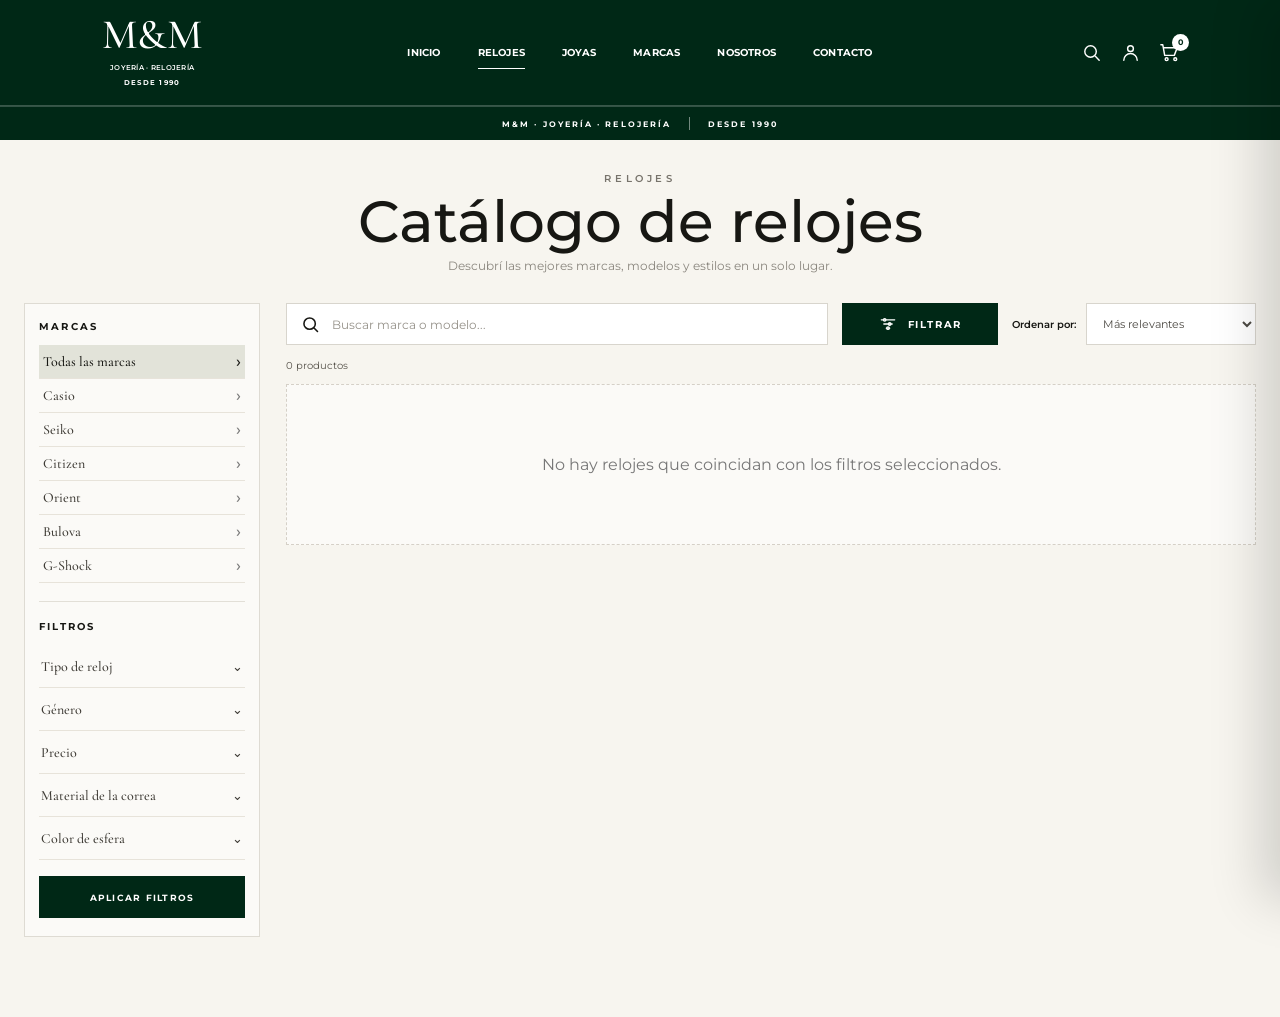
<file: catalogo.html>
<!doctype html><html lang="es"><head><meta charset="utf-8"><meta name="viewport" content="width=device-width,initial-scale=1">
<title>M&M · Catálogo de Relojes</title><meta name="description" content="Catálogo de relojes M&M Joyería · Relojería.">
<link rel="stylesheet" href="style.css">
<link rel="preconnect" href="https://fonts.googleapis.com"><link rel="preconnect" href="https://fonts.gstatic.com" crossorigin>
<link href="https://fonts.googleapis.com/css2?family=Cormorant+Garamond:wght@400;500;600&family=Montserrat:wght@400;500;600;700&display=swap" rel="stylesheet">
<style>
:root{--catalog-green:oklch(0.235 0.072 166);--catalog-green-2:oklch(0.235 0.072 166);--catalog-cream:#f7f5ef;--catalog-ink:#171713;--catalog-muted:#77736b;--catalog-line:#dedbd3}
body{margin:0;background:var(--catalog-cream);color:var(--catalog-ink);font-family:Montserrat,sans-serif}
.catalog-header{height:106px;padding:0 clamp(32px,7.2vw,110px);display:grid;grid-template-columns:150px minmax(0,1fr) 150px;align-items:center;background:var(--catalog-green);color:#fff;box-sizing:border-box;position:relative;z-index:20;border-bottom:1px solid rgba(255,255,255,.22)}
.catalog-header .brand{width:120px;color:#fff;text-decoration:none;display:flex;flex-direction:column;align-items:center}.catalog-header .brand-name{font-family:'Cormorant Garamond',serif;font-size:42px;line-height:.8;font-weight:500}.catalog-header .brand-category{margin-top:12px;font-size:7px;font-weight:600;letter-spacing:.04em}.catalog-header .brand-year{margin-top:6px;font-size:7px;font-weight:700;letter-spacing:.18em}
.catalog-header .desktop-nav{display:flex;justify-content:center;gap:clamp(25px,2.9vw,45px);align-self:center}.catalog-header .desktop-nav a{position:relative;padding-block:14px;color:#fff;text-decoration:none;font-size:9.5px;line-height:1;font-weight:700;letter-spacing:.02em}.catalog-header .desktop-nav a.active:after{content:"";position:absolute;left:0;right:0;bottom:2px;height:1px;background:#fff}
.catalog-header .header-actions{display:flex;justify-content:flex-end;align-items:center;gap:3px}.catalog-header .header-actions button{position:relative;width:36px;height:36px;padding:0;display:inline-flex;align-items:center;justify-content:center;border:0;background:transparent;color:#fff;box-shadow:none;cursor:pointer}.catalog-header .header-actions button:hover{color:#d9e3de}.catalog-header .header-actions svg{width:23px;height:23px;display:block;stroke-width:1.5}.catalog-header .header-actions .cart-action span{position:absolute;right:-1px;top:-1px;min-width:17px;height:17px;display:grid;place-items:center;border-radius:999px;background:#fff;color:var(--catalog-green);font-size:8px;font-weight:700}
.catalog-strip{height:34px;background:var(--catalog-green);color:#fff;border-top:1px solid rgba(255,255,255,.2);display:flex;align-items:center;justify-content:center;gap:18px;font-size:8px;font-weight:700;letter-spacing:.26em}.catalog-strip i{height:13px;width:1px;background:rgba(255,255,255,.45)}
.catalog-main{width:min(1320px,calc(100% - 48px));margin:0 auto;padding:34px 0 80px}.catalog-head{text-align:center;margin:0 auto 28px}.catalog-head .eyebrow{display:block;color:#77736b;font-size:10px;line-height:1;letter-spacing:.36em;font-weight:600}.catalog-head h1{margin:10px 0 8px;font-family:'Cormorant Garamond',serif;font-size:58px;line-height:.95;font-weight:500}.catalog-head p{margin:0;color:#8a867e;font-size:12px;line-height:1.5}
.catalog-layout{display:grid;grid-template-columns:236px minmax(0,1fr);gap:26px;align-items:start}.catalog-sidebar{background:#fbfaf7;border:1px solid var(--catalog-line);padding:16px 14px 18px;position:sticky;top:18px}.side-title{font-size:10px;font-weight:700;letter-spacing:.22em;margin:0 0 12px}.brand-list{display:flex;flex-direction:column}.brand-filter{display:flex;align-items:center;justify-content:space-between;width:100%;min-height:34px;padding:0 4px;border:0;border-bottom:1px solid #e7e3da;background:transparent;color:#3d3a34;font:500 14px 'Cormorant Garamond',serif;text-align:left;cursor:pointer}.brand-filter:after{content:'›';font-family:Montserrat,sans-serif;font-size:16px;color:#777}.brand-filter.active{background:#e2e3d9;color:#171713}.brand-filter.active:after{color:#171713}.side-divider{height:1px;background:#e2dfd7;margin:18px 0}.filter-group{border-bottom:1px solid #e7e3da}.filter-toggle{width:100%;height:42px;padding:0 2px;border:0;background:transparent;display:flex;align-items:center;justify-content:space-between;color:#3d3a34;font:500 14px 'Cormorant Garamond',serif;cursor:pointer}.filter-toggle:after{content:'⌄';font-family:Montserrat,sans-serif;font-size:13px}.filter-control{display:none;padding:0 2px 10px}.filter-control.open{display:block}.filter-control label{display:flex;align-items:center;gap:8px;padding:5px 0;color:#77736b;font-size:9px}.filter-control input{accent-color:var(--catalog-green)}.filter-select{width:100%;height:32px;border:1px solid var(--catalog-line);background:#fff;color:#444;font:10px Montserrat,sans-serif;padding:0 8px}.apply-filters{width:100%;height:42px;margin-top:16px;background:var(--catalog-green);color:#fff;border:0;font:700 9px Montserrat,sans-serif;letter-spacing:.14em;cursor:pointer}.apply-filters:hover{background:var(--catalog-green-2)}
.catalog-content{min-width:0}.catalog-tools{display:grid;grid-template-columns:minmax(0,1fr) 156px minmax(230px,auto);gap:14px;align-items:center;margin-bottom:14px}.catalog-search-wrap{height:42px;background:#fff;border:1px solid #d8d5cd;display:flex;align-items:center;padding:0 13px}.catalog-search-wrap svg{width:21px;height:21px;flex:0 0 auto;color:#171713}.catalog-search{width:100%;height:40px;border:0;outline:0;background:transparent;padding:0 11px;font:12px Montserrat,sans-serif;color:#171713}.catalog-search::placeholder{color:#96928a}.filter-main-btn{height:42px;background:var(--catalog-green);color:#fff;border:0;font:700 10px Montserrat,sans-serif;letter-spacing:.18em;display:flex;align-items:center;justify-content:center;gap:10px;cursor:pointer}.filter-main-btn svg{width:20px;height:20px}.sort-wrap{display:flex;align-items:center;justify-content:flex-end;gap:10px;font-size:10px;font-weight:600;white-space:nowrap}.sort-select{height:42px;width:170px;border:1px solid #d8d5cd;background:#fff;padding:0 12px;font:11px Montserrat,sans-serif;color:#4c4943}.catalog-count{font-size:10px;color:#555149;margin:0 0 12px}.watch-grid{display:grid;grid-template-columns:repeat(4,minmax(0,1fr));gap:14px}.watch-card{background:#fff;border:1px solid #e1ded7;padding:6px 10px 10px;min-width:0;transition:transform .2s ease,box-shadow .2s ease}.watch-card:hover{transform:translateY(-2px);box-shadow:0 12px 28px rgba(23,23,19,.07)}.watch-media{width:100%;aspect-ratio:1/1;background:#f0eee8;display:flex;align-items:center;justify-content:center;overflow:hidden}.watch-media img{width:100%;height:100%;object-fit:cover;display:block}.watch-info{padding:11px 3px 0}.watch-brand{font-size:8px;letter-spacing:.2em;color:#8b877f;text-transform:uppercase}.watch-name{font-family:Montserrat,Arial,sans-serif;font-size:13px;line-height:1.25;margin:6px 0 6px;font-weight:600;letter-spacing:.005em;min-height:33px;overflow-wrap:anywhere}.watch-model{font-size:9px;letter-spacing:.06em;color:#8b877f;min-height:13px}.watch-price{font-size:11px;font-weight:700;margin:6px 0 10px}.watch-btn{display:flex;align-items:center;justify-content:center;text-decoration:none;background:#171713;color:#fff;height:36px;padding:0 10px;font-size:8px;font-weight:700;letter-spacing:.13em}.watch-btn:hover{background:#302f2a}.empty-catalog{text-align:center;padding:70px 20px;color:#777;grid-column:1/-1;border:1px dashed #d5d0c7;background:#fbfaf7}
.mm-cart-overlay{position:fixed;inset:0;background:rgba(18,18,16,.28);opacity:0;pointer-events:none;transition:opacity .25s ease;z-index:99998}.mm-cart-drawer{position:fixed;top:0;right:0;bottom:0;width:min(430px,92vw);height:100vh;margin:0;padding:28px 26px;background:#f7f4ec;color:#171714;transform:translateX(100%);transition:transform .3s ease;z-index:99999;display:flex;flex-direction:column;box-shadow:-18px 0 50px rgba(0,0,0,.16);font-family:Montserrat,Arial,sans-serif}.mm-cart-drawer.open{transform:translateX(0)}body.mm-cart-lock .mm-cart-overlay{opacity:1;pointer-events:auto}.mm-cart-head{display:flex;align-items:center;justify-content:space-between;padding-bottom:20px;border-bottom:1px solid rgba(23,23,20,.16)}.mm-cart-drawer h2{margin:0;font-family:'Cormorant Garamond',serif;font-size:34px;font-weight:500}.mm-cart-close{background:transparent;color:#171714;font-size:30px;line-height:1;width:36px;height:36px;cursor:pointer}.mm-cart-items{overflow:auto;padding:8px 0;flex:1}.mm-cart-empty{font-size:12px;letter-spacing:.08em;text-transform:uppercase;opacity:.6;padding:28px 0}.mm-cart-item{display:flex;gap:14px;padding:16px 0;border-bottom:1px solid rgba(23,23,20,.12)}.mm-cart-item img{width:76px;height:70px;object-fit:cover;background:#e9e2d6;flex:0 0 76px}.mm-cart-item-info{flex:1;min-width:0}.mm-cart-item-info strong{display:block;font-family:'Cormorant Garamond',serif;font-size:21px;font-weight:500}.mm-cart-item-info span{display:block;font-size:10px;letter-spacing:.12em;margin-top:3px;opacity:.65}.mm-cart-qty{display:flex;align-items:center;gap:9px;margin-top:12px}.mm-cart-qty button{background:transparent;border:1px solid rgba(23,23,20,.28);width:28px;height:28px;cursor:pointer}.mm-cart-qty b{font-size:12px;min-width:14px;text-align:center}.mm-cart-qty .mm-cart-remove{border:0;width:auto;margin-left:5px;font-size:10px;text-transform:uppercase;letter-spacing:.08em}.mm-cart-foot{border-top:1px solid rgba(23,23,20,.16);padding-top:18px}.mm-cart-foot>div{display:flex;justify-content:space-between;font-size:11px;letter-spacing:.1em;text-transform:uppercase;margin-bottom:14px}.mm-cart-checkout{width:100%;height:48px;background:#171714;color:#f7f4ec;letter-spacing:.14em;font-size:10px;cursor:pointer}
@media(max-width:1120px){.catalog-layout{grid-template-columns:210px minmax(0,1fr)}.catalog-tools{grid-template-columns:minmax(0,1fr) 130px}.sort-wrap{grid-column:1/-1;justify-content:flex-end}.watch-grid{grid-template-columns:repeat(3,minmax(0,1fr))}}
@media(max-width:780px){.catalog-header{height:78px;padding:0 18px;grid-template-columns:1fr auto}.catalog-header .desktop-nav{display:none}.catalog-header .brand{align-items:flex-start}.catalog-header .brand-name{font-size:30px}.catalog-header .brand-category,.catalog-header .brand-year{font-size:6px}.catalog-header .header-actions button{width:34px;height:34px}.catalog-header .header-actions svg{width:20px;height:20px}.catalog-strip{font-size:7px;letter-spacing:.15em}.catalog-main{width:min(100% - 28px,640px);padding-top:32px}.catalog-head h1{font-size:46px}.catalog-layout{display:block}.catalog-sidebar{position:relative;top:auto;margin-bottom:20px}.catalog-sidebar{display:none}.catalog-sidebar.mobile-open{display:block}.catalog-tools{grid-template-columns:1fr}.sort-wrap{grid-column:auto;justify-content:space-between}.filter-main-btn{display:flex}.watch-grid{grid-template-columns:repeat(2,minmax(0,1fr));gap:12px}}
@media(min-width:781px){.filter-main-btn{display:flex}}
@media(max-width:480px){.catalog-main{width:calc(100% - 20px)}.catalog-head h1{font-size:42px}.catalog-head p{font-size:11px}.watch-grid{grid-template-columns:1fr}.sort-wrap{align-items:flex-start;flex-direction:column}.sort-select{width:100%}}
</style><script src="supabase-public.js"></script><script src="media.js"></script><style>
/* M&M Typography isolation/fix: UI text uses Montserrat; brand marks retain their editorial identity. */
:where(body, button, input, select, textarea, label, p, a, li, small, span, h1, h2, h3, h4, h5, h6) {
  font-family: Montserrat, Arial, sans-serif;
}
/* Preserve intentional M&M brand marks */
.brand-name,
.footer-brand strong,
.story-panel-monogram strong,
.adm-logo strong {
  font-family: "Cormorant Garamond", Georgia, serif;
}
/* Public-site editorial headings were unintentionally inheriting the serif admin style. */
.hero-content h1,
.category-copy h2,
.jewelry-feature-copy h2,
.featured-products-header h2,
.story-panel-copy h2,
.footer-promise,
.catalog-head h1,
.catalog-strip,
.catalog-header,
.pd-title,
.pd-brand,
.pd-model,
.pd-price,
.pd-description,
.pd-btn,
.mm-cart-head h2,
.mm-cart-item-info strong {
  font-family: Montserrat, Arial, sans-serif;
}
/* Admin typography: clean sans hierarchy throughout, matching the professional dashboard UI. */
.admin-main,
.admin-main *:not(.adm-logo):not(.adm-logo *) {
  font-family: Montserrat, Arial, sans-serif;
}
.admin-main h1,
.admin-main h2,
.admin-main h3,
.admin-main h4,
.admin-main h5,
.admin-main h6,
.adm-topbar h1,
.section-head h2,
.adm-card h3,
.login-card h1,
.product-card h3 {
  font-family: Montserrat, Arial, sans-serif !important;
  font-weight: 700 !important;
  letter-spacing: -.015em;
}

</style>

<style id="mm-typography-final-fix">
.mm-cart-head h2,.mm-cart-item-info strong{font-family:Montserrat,Arial,sans-serif!important;font-weight:700!important}
.account-user,.account-btn,.account-admin,.account-email{font-family:Montserrat,Arial,sans-serif!important}
</style>
</head><body>
<header class="catalog-header">
<a href="index.html" class="brand"><span class="brand-name">M&amp;M</span><span class="brand-category">JOYERÍA · RELOJERÍA</span><span class="brand-year">DESDE 1990</span></a>
<nav class="desktop-nav" aria-label="Navegación principal"><a href="index.html">INICIO</a><a class="active" href="catalogo.html">RELOJES</a><a href="index.html#joyas">JOYAS</a><a href="index.html#marcas">MARCAS</a><a href="index.html#nosotros">NOSOTROS</a><a href="index.html#contacto">CONTACTO</a></nav>
<div class="header-actions catalog-actions">
<button id="catalogSearchBtn" aria-label="Buscar"><svg viewBox="0 0 24 24" fill="none" stroke="currentColor" stroke-width="1.6" stroke-linecap="round"><circle cx="11" cy="11" r="6"/><path d="m16 16 4 4"/></svg></button>
<button type="button" onclick="window.location.href='cuenta.html'" aria-label="Mi cuenta"><svg viewBox="0 0 24 24" fill="none" stroke="currentColor" stroke-width="1.6" stroke-linecap="round"><circle cx="12" cy="8" r="3"/><path d="M5 20a7 7 0 0 1 14 0"/></svg></button>
<button id="cartAction" aria-label="Carrito, sin productos" class="cart-action"><svg viewBox="0 0 24 24" fill="none" stroke="currentColor" stroke-width="1.6" stroke-linecap="round" stroke-linejoin="round"><path d="M3 4h2l2 11h10l3-8H6"/><circle cx="9" cy="19" r="1.5"/><circle cx="18" cy="19" r="1.5"/></svg><span>0</span></button>
</div></header>
<div class="catalog-strip"><span>M&amp;M · JOYERÍA · RELOJERÍA</span><i></i><span>DESDE 1990</span></div>
<main class="catalog-main">
<div class="catalog-head"><span class="eyebrow">RELOJES</span><h1>Catálogo de relojes</h1><p>Descubrí las mejores marcas, modelos y estilos en un solo lugar.</p></div>
<div class="catalog-layout">
<aside class="catalog-sidebar" id="catalogSidebar">
<h2 class="side-title">MARCAS</h2><div class="brand-list" id="brandList"><button class="brand-filter active" data-brand="all">Todas las marcas</button><button class="brand-filter" data-brand="CASIO">Casio</button><button class="brand-filter" data-brand="SEIKO">Seiko</button><button class="brand-filter" data-brand="CITIZEN">Citizen</button><button class="brand-filter" data-brand="ORIENT">Orient</button><button class="brand-filter" data-brand="BULOVA">Bulova</button><button class="brand-filter" data-brand="G-SHOCK">G-Shock</button></div>
<div class="side-divider"></div><h2 class="side-title">FILTROS</h2>
<div class="filter-group"><button class="filter-toggle" type="button" data-filter="tipo">Tipo de reloj</button><div class="filter-control" id="filter-tipo"><select class="filter-select" id="typeFilter"><option value="">Todos</option><option>Analógico</option><option>Digital</option><option>Chronograph</option><option>Automático</option></select></div></div>
<div class="filter-group"><button class="filter-toggle" type="button" data-filter="genero">Género</button><div class="filter-control" id="filter-genero"><select class="filter-select" id="genderFilter"><option value="">Todos</option><option>Hombre</option><option>Mujer</option><option>Unisex</option></select></div></div>
<div class="filter-group"><button class="filter-toggle" type="button" data-filter="precio">Precio</button><div class="filter-control" id="filter-precio"><select class="filter-select" id="priceFilter"><option value="">Todos</option><option value="0-150">Hasta USD 150</option><option value="151-300">USD 151–300</option><option value="301-600">USD 301–600</option><option value="601+">Más de USD 600</option></select></div></div>
<div class="filter-group"><button class="filter-toggle" type="button" data-filter="correa">Material de la correa</button><div class="filter-control" id="filter-correa"><select class="filter-select" id="strapFilter"><option value="">Todos</option><option>Acero</option><option>Cuero</option><option>Resina</option><option>Silicona</option></select></div></div>
<div class="filter-group"><button class="filter-toggle" type="button" data-filter="esfera">Color de esfera</button><div class="filter-control" id="filter-esfera"><select class="filter-select" id="dialFilter"><option value="">Todos</option><option>Negra</option><option>Blanca</option><option>Azul</option><option>Verde</option></select></div></div>
<button class="apply-filters" id="applyFilters" type="button">APLICAR FILTROS</button>
</aside>
<section class="catalog-content">
<div class="catalog-tools"><div class="catalog-search-wrap"><svg viewBox="0 0 24 24" fill="none" stroke="currentColor" stroke-width="1.8" stroke-linecap="round"><circle cx="11" cy="11" r="6.5"/><path d="m16 16 4 4"/></svg><input id="catalogSearch" class="catalog-search" autocomplete="off" placeholder="Buscar marca o modelo..."></div><button class="filter-main-btn" id="mobileFilterBtn" type="button"><svg viewBox="0 0 24 24" fill="none" stroke="currentColor" stroke-width="1.6" stroke-linecap="round"><path d="M4 7h16M7 12h10M10 17h4"/><circle cx="8" cy="7" r="1.5"/><circle cx="14" cy="12" r="1.5"/><circle cx="12" cy="17" r="1.5"/></svg>FILTRAR</button><div class="sort-wrap"><span>Ordenar por:</span><select id="sortSelect" class="sort-select"><option value="relevant">Más relevantes</option><option value="priceAsc">Precio menor</option><option value="priceDesc">Precio mayor</option><option value="name">Nombre A–Z</option></select></div></div>
<div class="catalog-count" id="catalogCount">0 productos</div><div id="watchGrid" class="watch-grid" aria-live="polite"></div>
</section></div></main>
<div id="cartRoot"></div>
<script>
const KEY='mm_products_v1', CART='mm_cart_v1', QKEY='mm_quotes_v1';
function esc(v){return String(v??'').replace(/[&<>"']/g,m=>({'&':'&amp;','<':'&lt;','>':'&gt;','"':'&quot;',"'":'&#39;'}[m]))}
const ALLOWED_BRANDS=['CASIO','SEIKO','CITIZEN','ORIENT','BULOVA','G-SHOCK'];
function load(){try{const p=JSON.parse(localStorage.getItem(KEY)||'[]');return Array.isArray(p)?p.filter(x=>x && !['featured-1','featured-2','featured-3','featured-4','featured-5','featured-6','featured-7','featured-8',...Array.from({length:8},(_,i)=>'seed-'+i)].includes(String(x.id))):[]}catch(e){return []}}
function priceNum(p){if(Number(p.usd)>0)return Number(p.usd);if(p.price){const m=String(p.price).replace(/\./g,'').match(/[0-9]+/);return m?Number(m[0]):0}return 0}
let quotes={usd:0,gold:0,silver:0};try{quotes={...quotes,...JSON.parse(localStorage.getItem(QKEY)||'{}')}}catch(e){}
function moneyARS(v){return Number(v||0).toLocaleString('es-AR',{style:'currency',currency:'ARS',maximumFractionDigits:0})}
function publicPrice(p){if(p.pricing==='gold')return Number(p.gold||0)*Number(quotes.gold||0)+Number(p.workmanship||0);if(p.pricing==='silver')return Number(p.silver||0)*Number(quotes.silver||0)+Number(p.workmanship||0);return Number(p.usd||0)*Number(quotes.usd||0)}
function price(p){const n=publicPrice(p);if(n>0)return moneyARS(n);if(/^\s*\$/.test(String(p.price||'')))return p.price;return 'Consultar'}
async function imageFor(p){const src=String(p.image||'');if(src.startsWith('idb://'))return await MMMedia.resolve(src)||'assets/featured-new-01.jpg';if(src.startsWith('data:image/')||src.startsWith('http')||src.startsWith('assets/'))return src;const s=((p.name||'')+' '+(p.model||'')).toLowerCase();if(/baby-?g|ba-111/.test(s))return 'assets/featured-new-07.jpg';if(/g-?shock/.test(s))return 'assets/featured-new-02.jpg';if(/classic/.test(s))return 'assets/featured-new-02.jpg';if(/edifice/.test(s))return 'assets/featured-new-01.jpg';return 'assets/featured-new-01.jpg'}
let selectedBrand='all', appliedFilters={type:'',gender:'',price:'',strap:'',dial:''};
function matchesFilter(p){const s=[p.name,p.model,p.description,p.type,p.gender,p.strap,p.band,p.dialColor,p.color].join(' ').toLowerCase();if(appliedFilters.type&&!s.includes(appliedFilters.type.toLowerCase()))return false;if(appliedFilters.gender&&!s.includes(appliedFilters.gender.toLowerCase()))return false;if(appliedFilters.strap&&!s.includes(appliedFilters.strap.toLowerCase()))return false;if(appliedFilters.dial&&!s.includes(appliedFilters.dial.toLowerCase()))return false;if(appliedFilters.price){const n=priceNum(p);if(appliedFilters.price==='0-150'&&(n<1||n>150))return false;if(appliedFilters.price==='151-300'&&(n<151||n>300))return false;if(appliedFilters.price==='301-600'&&(n<301||n>600))return false;if(appliedFilters.price==='601+'&&n<601)return false}return true}
async function render(){const q=document.getElementById('catalogSearch').value.toLowerCase().trim();let ps=load().filter(p=>p.published!==false&&!/^joyas?$/i.test(String(p.category||'').trim()));if(selectedBrand!=='all')ps=ps.filter(p=>String(p.brand||'').toUpperCase()===selectedBrand);ps=ps.filter(p=>!q||[p.name,p.brand,p.description,p.model].join(' ').toLowerCase().includes(q));ps=ps.filter(matchesFilter);const sort=document.getElementById('sortSelect').value;if(sort==='priceAsc')ps.sort((a,b)=>priceNum(a)-priceNum(b));if(sort==='priceDesc')ps.sort((a,b)=>priceNum(b)-priceNum(a));if(sort==='name')ps.sort((a,b)=>String(a.name||'').localeCompare(String(b.name||''),'es'));document.getElementById('catalogCount').textContent=ps.length+' '+(ps.length===1?'producto':'productos');const g=document.getElementById('watchGrid');const rows=await Promise.all(ps.map(async p=>({p,src:await imageFor(p)})));g.innerHTML=rows.length?rows.map(({p,src})=>`<article class="watch-card"><div class="watch-media"><img src="${esc(src)}" alt="${esc(p.name||'Reloj')}" onerror="this.onerror=null;this.src='assets/featured-new-01.jpg'"></div><div class="watch-info"><div class="watch-brand">${esc(p.brand||'M&amp;M')}</div><h2 class="watch-name">${esc(p.name||'Sin nombre')}</h2>${p.model?`<div class="watch-model">${esc(p.model)}</div>`:''}<div class="watch-price">${esc(price(p))}</div><a class="watch-btn" href="producto.html?id=${encodeURIComponent(p.id||'')}">VER PRODUCTO</a></div></article>`).join(''):'<div class="empty-catalog">No hay relojes que coincidan con los filtros seleccionados.</div>'}

document.querySelectorAll('.brand-filter').forEach(btn=>btn.addEventListener('click',()=>{document.querySelectorAll('.brand-filter').forEach(b=>b.classList.remove('active'));btn.classList.add('active');selectedBrand=btn.dataset.brand;render()}));
document.getElementById('catalogSearch').addEventListener('input',render);document.getElementById('sortSelect').addEventListener('change',render);document.getElementById('catalogSearchBtn').addEventListener('click',()=>{document.getElementById('catalogSearch').focus();document.getElementById('catalogSearch').scrollIntoView({behavior:'smooth',block:'center'})});
document.querySelectorAll('.filter-toggle').forEach(btn=>btn.addEventListener('click',()=>document.getElementById('filter-'+btn.dataset.filter).classList.toggle('open')));
document.getElementById('applyFilters').addEventListener('click',()=>{appliedFilters={type:document.getElementById('typeFilter').value,gender:document.getElementById('genderFilter').value,price:document.getElementById('priceFilter').value,strap:document.getElementById('strapFilter').value,dial:document.getElementById('dialFilter').value};render();document.getElementById('catalogSidebar').classList.remove('mobile-open')});
document.getElementById('mobileFilterBtn').addEventListener('click',()=>document.getElementById('catalogSidebar').classList.toggle('mobile-open'));
let cart=[];try{cart=JSON.parse(localStorage.getItem(CART)||'[]')}catch(e){cart=[]}const cartRoot=document.getElementById('cartRoot');cartRoot.innerHTML=`<div class="mm-cart-overlay" data-close></div><aside class="mm-cart-drawer" aria-label="Carrito de compras"><div class="mm-cart-head"><h2>Tu carrito</h2><button type="button" class="mm-cart-close">×</button></div><div class="mm-cart-items"></div><div class="mm-cart-empty">Tu carrito está vacío.</div><div class="mm-cart-foot"><div><span>Productos</span><strong class="mm-cart-count">0</strong></div><button type="button" class="mm-cart-checkout">CONTINUAR</button></div></aside>`;const drawer=cartRoot.querySelector('.mm-cart-drawer'),items=cartRoot.querySelector('.mm-cart-items'),empty=cartRoot.querySelector('.mm-cart-empty');function saveCart(){localStorage.setItem(CART,JSON.stringify(cart))}function renderCart(){const n=cart.reduce((s,p)=>s+(Number(p.qty)||0),0);document.getElementById('cartAction').querySelector('span').textContent=n;document.getElementById('cartAction').setAttribute('aria-label',`Carrito, ${n} ${n===1?'producto':'productos'}`);empty.style.display=cart.length?'none':'block';items.innerHTML=cart.map((p,i)=>`<div class="mm-cart-item"><img src="${esc(p.img)}" alt=""><div class="mm-cart-item-info"><strong>${esc(p.name)}</strong><span>${esc(p.brand||'')}</span><div class="mm-cart-qty"><button data-dec="${i}">−</button><b>${p.qty}</b><button data-inc="${i}">+</button><button class="mm-cart-remove" data-del="${i}">Eliminar</button></div></div></div>`).join('')}function openCart(){drawer.classList.add('open');document.body.classList.add('mm-cart-lock')}function closeCart(){drawer.classList.remove('open');document.body.classList.remove('mm-cart-lock')}document.getElementById('cartAction').onclick=openCart;cartRoot.addEventListener('click',e=>{if(e.target.matches('[data-close],.mm-cart-close'))closeCart();const i=e.target.dataset.inc;if(i!==undefined){cart[i].qty++;saveCart();renderCart()}const d=e.target.dataset.dec;if(d!==undefined){cart[d].qty--;if(cart[d].qty<=0)cart.splice(d,1);saveCart();renderCart()}const x=e.target.dataset.del;if(x!==undefined){cart.splice(x,1);saveCart();renderCart()}});renderCart();render();
</script><script src="site-content.js"></script></body></html>
</file>
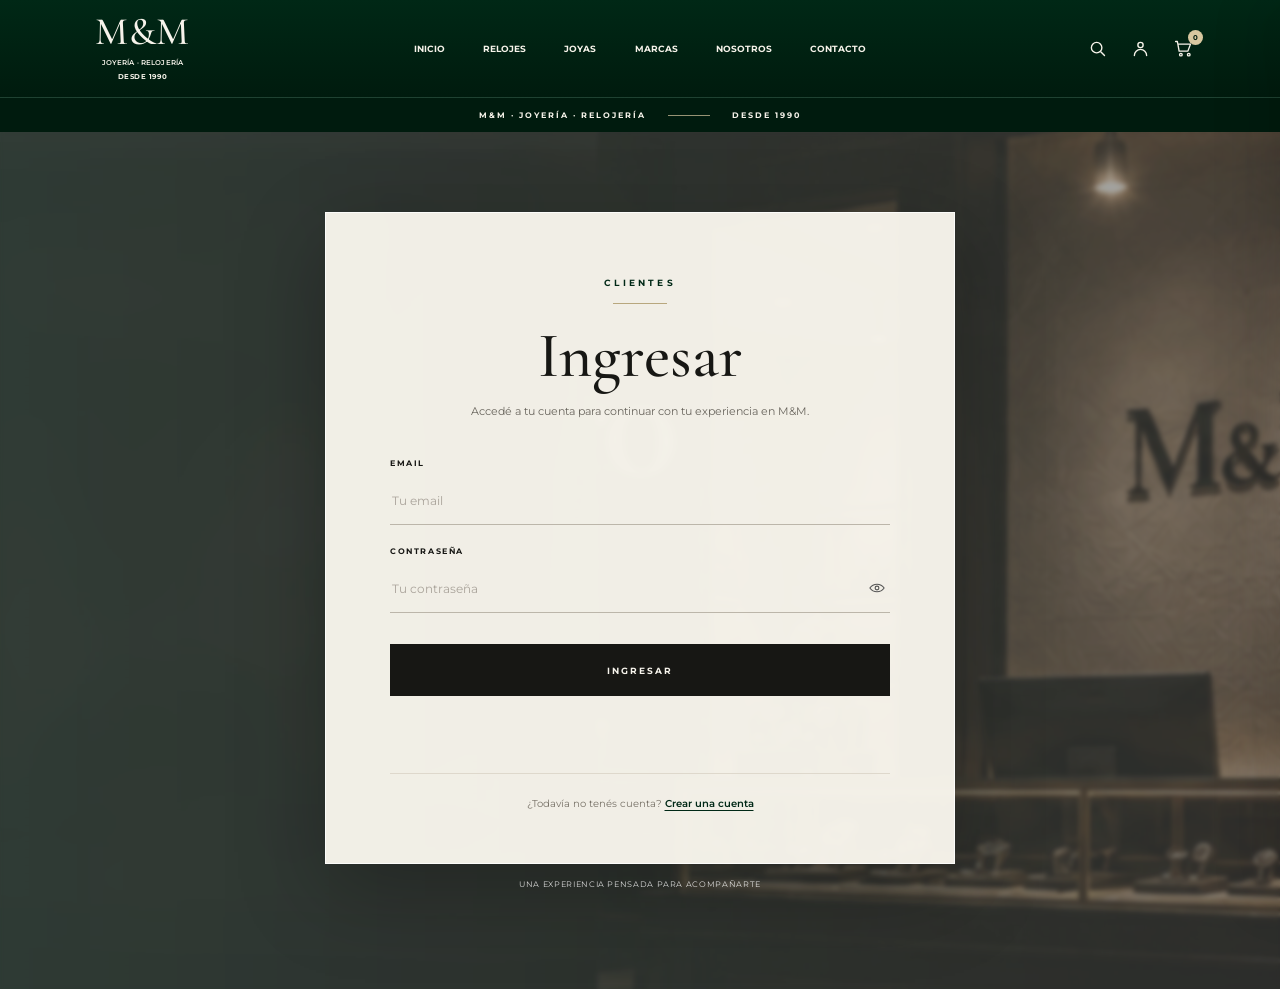
<file: cuenta.html>
<!doctype html>
<html lang="es">
<head>
<meta charset="utf-8"><meta name="viewport" content="width=device-width,initial-scale=1">
<title>Mi cuenta · M&M Joyería · Relojería</title>
<link rel="stylesheet" href="style.css">
<link rel="preconnect" href="https://fonts.googleapis.com">
<link rel="preconnect" href="https://fonts.gstatic.com" crossorigin>
<link href="https://fonts.googleapis.com/css2?family=Cormorant+Garamond:wght@400;500;600&family=Montserrat:wght@400;500;600;700&display=swap" rel="stylesheet">
<style>
:root{--mm-green:oklch(0.235 0.072 166);--mm-green-deep:oklch(0.19 0.055 166);--mm-cream:#f5f1e8;--mm-ink:#171714;--mm-gold:#d8c7a0;--mm-line:#d8d1c4}
*{box-sizing:border-box}html,body{margin:0;min-height:100%;font-family:Montserrat,Arial,sans-serif;color:var(--mm-ink);background:var(--mm-cream)}button,input{font:inherit}a{color:inherit}
.account-site{min-height:100svh;background:var(--mm-cream)}
.account-header{position:relative;z-index:20;height:98px;background:linear-gradient(180deg,var(--mm-green) 0%,var(--mm-green-deep) 100%);color:#f7f4eb;border-bottom:1px solid rgba(255,255,255,.12);display:grid;grid-template-columns:180px minmax(0,1fr) 180px;align-items:center;padding:0 clamp(28px,6.2vw,100px)}
.account-brand{width:126px;text-decoration:none;display:flex;flex-direction:column;align-items:center;justify-self:start;color:#f7f4eb}.account-brand strong{font:500 39px/.8 "Cormorant Garamond",serif;letter-spacing:.01em}.account-brand span{margin-top:11px;font-size:7px;font-weight:600;letter-spacing:.02em}.account-brand small{margin-top:5px;font-size:7px;font-weight:700;letter-spacing:.08em}
.account-nav{display:flex;justify-content:center;gap:clamp(24px,3vw,46px)}.account-nav a{text-decoration:none;color:#f7f4eb;font-size:9px;font-weight:700;line-height:1;padding:12px 0;position:relative}.account-nav a:hover{color:#fff}.account-nav a.active:after{content:"";position:absolute;left:0;right:0;bottom:3px;height:1px;background:var(--mm-gold)}
.account-actions{display:flex;justify-content:flex-end;align-items:center;gap:9px}.account-action{position:relative;width:34px;height:34px;padding:0;border:0;background:transparent;color:#f7f4eb;display:grid;place-items:center;cursor:pointer}.account-action svg{width:21px;height:21px;stroke:currentColor;fill:none;stroke-width:1.55;stroke-linecap:round;stroke-linejoin:round}.account-cart-count{position:absolute;right:-2px;top:-2px;min-width:15px;height:15px;padding:0 3px;border-radius:999px;background:var(--mm-gold);color:var(--mm-green-deep);font-size:7px;font-weight:700;display:grid;place-items:center}
.account-service{height:34px;background:var(--mm-green-deep);color:#f7f4eb;display:flex;align-items:center;justify-content:center;gap:22px;font-size:8px;font-weight:700;letter-spacing:.25em}.account-service i{width:42px;height:1px;background:rgba(216,199,160,.7)}
.account-main{position:relative;min-height:calc(100svh - 132px);display:grid;place-items:center;padding:70px 28px 90px;overflow:hidden;background:#d8d0c2}.account-main:before{content:"";position:absolute;inset:0;background-image:linear-gradient(90deg,rgba(0,35,24,.56),rgba(0,35,24,.20) 48%,rgba(0,0,0,.28)),linear-gradient(180deg,rgba(0,0,0,.16),rgba(0,0,0,.38)),url('assets/story-store.jpg');background-size:cover;background-position:center;filter:saturate(.78) blur(1px);transform:scale(1.025);opacity:.92}.account-main:after{content:"";position:absolute;inset:0;background:rgba(245,241,232,.12);backdrop-filter:blur(2px)}
.account-shell{position:relative;z-index:2;width:min(650px,100%);padding:10px}.account-card{background:rgba(249,246,238,.965);border:1px solid rgba(255,255,255,.82);box-shadow:0 28px 80px rgba(0,0,0,.25);padding:clamp(42px,5vw,66px) clamp(30px,5vw,68px) clamp(38px,4vw,58px);text-align:left}
.account-kicker{text-align:center;color:var(--mm-green);font-size:9px;font-weight:700;letter-spacing:.36em}.account-rule{width:54px;height:1px;background:#b8a77e;margin:15px auto 22px}.account-title{text-align:center;margin:0;font:500 clamp(50px,5vw,66px)/.95 "Cormorant Garamond",serif;color:var(--mm-ink)}.account-copy{text-align:center;margin:15px auto 36px;max-width:430px;color:#69655d;font-size:11px;line-height:1.75}
.account-form{display:grid;gap:20px;max-width:100%}.account-field{margin-top:1px}.account-field label{display:block;margin-bottom:9px;font-size:8px;font-weight:700;letter-spacing:.2em}.account-input-wrap{position:relative}.account-field input{width:100%;height:48px;border:0;border-bottom:1px solid #bcb6aa;background:transparent;outline:0;padding:0 2px;color:var(--mm-ink);font-size:12px}.account-field input:focus{border-bottom-color:var(--mm-green)}.account-field input::placeholder{color:#aaa49b}.account-password-toggle{position:absolute;right:0;bottom:10px;width:26px;height:26px;border:0;background:transparent;color:#555;cursor:pointer;padding:0}.account-password-toggle svg{width:18px;height:18px;stroke:currentColor;fill:none;stroke-width:1.5;stroke-linecap:round;stroke-linejoin:round}
.account-submit{width:100%;height:52px;margin-top:11px;border:1px solid var(--mm-ink);background:var(--mm-ink);color:#f8f5ed;font-size:9px;font-weight:700;letter-spacing:.22em;cursor:pointer;transition:.2s ease}.account-submit:hover{background:var(--mm-green);border-color:var(--mm-green)}
.account-bottom{margin-top:27px;padding-top:22px;border-top:1px solid #ded8cc;text-align:center;color:#777167;font-size:10px;line-height:1.6}.account-bottom button{border:0;background:none;padding:0;color:var(--mm-green);font-weight:600;text-decoration:underline;text-underline-offset:3px;cursor:pointer;font-size:inherit}.account-message{min-height:18px;margin-top:12px;text-align:center;color:#8a3c2d;font-size:10px}.account-message.ok{color:#3d6548}
.account-hidden{display:none!important}.account-logged-actions{display:grid;gap:10px;margin-top:24px}.account-btn{width:100%;height:48px;border:1px solid var(--mm-ink);background:var(--mm-ink);color:#f8f5ed;display:grid;place-items:center;text-decoration:none;font-size:9px;font-weight:700;letter-spacing:.18em;cursor:pointer}.account-btn.secondary{background:transparent;color:var(--mm-ink)}.account-btn:hover{background:var(--mm-green);border-color:var(--mm-green);color:#fff}.account-btn.secondary:hover{color:#fff}.account-user{text-align:center;font:500 38px/1.05 "Cormorant Garamond",serif;margin:12px 0 6px}.account-email{text-align:center;color:#777167;font-size:11px;margin:0}.account-admin{text-align:center;margin-top:24px;padding-top:18px;border-top:1px solid #ded8cc;color:#777167;font-size:10px}.account-admin a{color:var(--mm-ink);font-weight:600;text-decoration:underline;text-underline-offset:3px}
.account-note{text-align:center;margin-top:15px;color:rgba(255,255,255,.82);font-size:8px;letter-spacing:.08em}
/* Shared search */
.mm-search-overlay{position:fixed;inset:0;background:rgba(0,0,0,.38);backdrop-filter:blur(4px);display:none;align-items:flex-start;justify-content:center;padding-top:120px;z-index:100000}.mm-search-overlay.open{display:flex}.mm-search-box{width:min(680px,calc(100vw - 32px));background:#fff;border-radius:4px;box-shadow:0 25px 70px rgba(0,0,0,.22);padding:24px}.mm-search-top{display:flex;align-items:center;gap:12px;border-bottom:1px solid #ddd;padding-bottom:14px}.mm-search-top input{flex:1;border:0;outline:0;font-size:17px;background:transparent}.mm-search-close{border:0;background:none;font-size:25px;cursor:pointer}.mm-search-results{max-height:55vh;overflow:auto;margin-top:12px}.mm-search-result{display:flex;align-items:center;gap:14px;padding:12px 4px;border-bottom:1px solid #eee;cursor:pointer}.mm-search-result img{width:58px;height:58px;object-fit:contain;background:#fff}.mm-search-result strong{display:block}.mm-search-result small{opacity:.65}.mm-search-empty{padding:22px 4px;opacity:.65}
/* Shared M&M cart */
body.mm-cart-lock{overflow:hidden!important}.mm-cart-overlay{position:fixed;inset:0;background:rgba(18,18,16,.28);opacity:0;pointer-events:none;transition:opacity .25s ease;z-index:99998}.mm-cart-drawer{position:fixed;top:0;right:0;width:min(420px,92vw);height:100vh;background:#f7f4ec;color:#171714;transform:translateX(100%);transition:transform .3s ease;z-index:99999;padding:28px 26px;display:flex;flex-direction:column;box-shadow:-18px 0 50px rgba(0,0,0,.12);font-family:Montserrat,Arial,sans-serif}.mm-cart-drawer.open{transform:translateX(0)}body.mm-cart-lock .mm-cart-overlay{opacity:1;pointer-events:auto}.mm-cart-drawer h2{font-family:"Cormorant Garamond",serif;font-size:34px;font-weight:500;margin:0}.mm-cart-head{display:flex;align-items:center;justify-content:space-between;padding-bottom:20px;border-bottom:1px solid rgba(23,23,20,.16)}.mm-cart-close{background:transparent;border:0;font-size:30px;line-height:1;color:#171714;width:36px;height:36px;cursor:pointer}.mm-cart-items{overflow:auto;padding:8px 0;flex:1}.mm-cart-empty{font-size:12px;letter-spacing:.08em;text-transform:uppercase;opacity:.6;padding:28px 0}.mm-cart-item{display:flex;gap:14px;padding:16px 0;border-bottom:1px solid rgba(23,23,20,.12)}.mm-cart-item img{width:76px;height:70px;object-fit:cover;background:#e9e2d6}.mm-cart-item-info{flex:1;min-width:0}.mm-cart-item-info strong{display:block;font-family:"Cormorant Garamond",serif;font-size:21px;font-weight:500}.mm-cart-item-info span{display:block;font-size:10px;letter-spacing:.12em;margin-top:3px;opacity:.65}.mm-cart-qty{display:flex;align-items:center;gap:9px;margin-top:12px}.mm-cart-qty button{background:transparent;border:1px solid rgba(23,23,20,.28);width:28px;height:28px;cursor:pointer}.mm-cart-qty b{font-size:12px;min-width:14px;text-align:center}.mm-cart-qty .mm-cart-remove{border:0;width:auto;margin-left:5px;font-size:10px;text-transform:uppercase;letter-spacing:.08em}.mm-cart-foot{border-top:1px solid rgba(23,23,20,.16);padding-top:18px}.mm-cart-foot>div{display:flex;justify-content:space-between;font-size:11px;letter-spacing:.1em;text-transform:uppercase;margin-bottom:14px}.mm-cart-checkout{width:100%;height:48px;background:#171714;color:#f7f4ec;border:0;letter-spacing:.14em;font-size:10px;cursor:pointer}
@media(max-width:860px){.account-header{grid-template-columns:1fr auto;height:88px;padding-inline:22px}.account-nav{display:none}.account-brand{justify-self:start}.account-actions{gap:4px}.account-main{padding:44px 18px 64px;min-height:calc(100svh - 122px)}.account-service{font-size:7px;letter-spacing:.17em;gap:13px}.account-service i{width:26px}.account-card{padding:38px 28px 34px}}
@media(max-width:520px){.account-title{font-size:48px}.account-copy{margin-bottom:28px}.account-main:before{background-position:58% center}.account-card{padding:34px 24px 30px}}
</style>
<style>
/* M&M Typography isolation/fix: UI text uses Montserrat; brand marks retain their editorial identity. */
:where(body, button, input, select, textarea, label, p, a, li, small, span, h1, h2, h3, h4, h5, h6) {
  font-family: Montserrat, Arial, sans-serif;
}
/* Preserve intentional M&M brand marks */
.brand-name,
.footer-brand strong,
.story-panel-monogram strong,
.adm-logo strong {
  font-family: "Cormorant Garamond", Georgia, serif;
}
/* Public-site editorial headings were unintentionally inheriting the serif admin style. */
.hero-content h1,
.category-copy h2,
.jewelry-feature-copy h2,
.featured-products-header h2,
.story-panel-copy h2,
.footer-promise,
.catalog-head h1,
.catalog-strip,
.catalog-header,
.pd-title,
.pd-brand,
.pd-model,
.pd-price,
.pd-description,
.pd-btn,
.mm-cart-head h2,
.mm-cart-item-info strong {
  font-family: Montserrat, Arial, sans-serif;
}
/* Admin typography: clean sans hierarchy throughout, matching the professional dashboard UI. */
.admin-main,
.admin-main *:not(.adm-logo):not(.adm-logo *) {
  font-family: Montserrat, Arial, sans-serif;
}
.admin-main h1,
.admin-main h2,
.admin-main h3,
.admin-main h4,
.admin-main h5,
.admin-main h6,
.adm-topbar h1,
.section-head h2,
.adm-card h3,
.login-card h1,
.product-card h3 {
  font-family: Montserrat, Arial, sans-serif !important;
  font-weight: 700 !important;
  letter-spacing: -.015em;
}

</style>

<style id="mm-typography-final-fix">
.mm-cart-head h2,.mm-cart-item-info strong{font-family:Montserrat,Arial,sans-serif!important;font-weight:700!important}
.account-user,.account-btn,.account-admin,.account-email{font-family:Montserrat,Arial,sans-serif!important}
</style>
</head>
<body>
<div class="account-site">
<header class="account-header">
<a class="account-brand" href="index.html"><strong>M&amp;M</strong><span>JOYERÍA · RELOJERÍA</span><small>DESDE 1990</small></a>
<nav class="account-nav" aria-label="Navegación principal"><a href="index.html">INICIO</a><a href="catalogo.html">RELOJES</a><a href="index.html#joyas">JOYAS</a><a href="index.html#marcas">MARCAS</a><a href="index.html#nosotros">NOSOTROS</a><a href="index.html#contacto">CONTACTO</a></nav>
<div class="account-actions">
<button class="account-action" id="searchBtn" aria-label="Buscar"><svg viewBox="0 0 24 24"><circle cx="11" cy="11" r="6"></circle><path d="m16 16 4 4"></path></svg></button>
<button class="account-action" aria-label="Mi cuenta" aria-current="page"><svg viewBox="0 0 24 24"><circle cx="12" cy="8" r="3"></circle><path d="M5 20a7 7 0 0 1 14 0"></path></svg></button>
<button class="account-action" id="cartBtn" aria-label="Carrito, 0 productos"><svg viewBox="0 0 24 24"><path d="M3 4h2l2 11h10l3-8H6"></path><circle cx="9" cy="19" r="1.5"></circle><circle cx="18" cy="19" r="1.5"></circle></svg><span class="account-cart-count">0</span></button>
</div>
</header>
<div class="account-service"><span>M&amp;M · JOYERÍA · RELOJERÍA</span><i></i><span>DESDE 1990</span></div>
<main class="account-main">
<div class="account-shell">
<section class="account-card" id="loginPanel">
<div class="account-kicker">CLIENTES</div><div class="account-rule"></div><h1 class="account-title">Ingresar</h1>
<p class="account-copy">Accedé a tu cuenta para continuar con tu experiencia en M&amp;M.</p>
<form class="account-form" id="loginForm">
<div class="account-field"><label for="loginEmail">EMAIL</label><input id="loginEmail" type="email" autocomplete="email" placeholder="Tu email" required></div>
<div class="account-field"><label for="loginPassword">CONTRASEÑA</label><div class="account-input-wrap"><input id="loginPassword" type="password" autocomplete="current-password" placeholder="Tu contraseña" required><button type="button" class="account-password-toggle" id="toggleLoginPassword" aria-label="Mostrar contraseña"><svg viewBox="0 0 24 24"><path d="M2.5 12s3.5-5 9.5-5 9.5 5 9.5 5-3.5 5-9.5 5-9.5-5-9.5-5Z"></path><circle cx="12" cy="12" r="2.5"></circle></svg></button></div></div>
<button class="account-submit" type="submit">INGRESAR</button><div id="loginMessage" class="account-message"></div>
</form>
<div class="account-bottom">¿Todavía no tenés cuenta? <button type="button" id="showRegister">Crear una cuenta</button></div>
</section>
<section class="account-card account-hidden" id="registerPanel">
<div class="account-kicker">NUEVO CLIENTE</div><div class="account-rule"></div><h2 class="account-title">Crear cuenta</h2>
<p class="account-copy">Registrate en pocos pasos para guardar tus datos y acceder más rápido en futuras visitas.</p>
<form class="account-form" id="registerForm">
<div class="account-field"><label for="registerName">NOMBRE Y APELLIDO</label><input id="registerName" autocomplete="name" placeholder="Tu nombre" required></div>
<div class="account-field"><label for="registerEmail">EMAIL</label><input id="registerEmail" type="email" autocomplete="email" placeholder="Tu email" required></div>
<div class="account-field"><label for="registerPassword">CONTRASEÑA</label><div class="account-input-wrap"><input id="registerPassword" type="password" autocomplete="new-password" placeholder="Mínimo 6 caracteres" minlength="6" required><button type="button" class="account-password-toggle" id="toggleRegisterPassword" aria-label="Mostrar contraseña"><svg viewBox="0 0 24 24"><path d="M2.5 12s3.5-5 9.5-5 9.5 5 9.5 5-3.5 5-9.5 5-9.5-5-9.5-5Z"></path><circle cx="12" cy="12" r="2.5"></circle></svg></button></div></div>
<div class="account-field"><label for="registerConfirm">REPETIR CONTRASEÑA</label><input id="registerConfirm" type="password" autocomplete="new-password" placeholder="Repetí tu contraseña" minlength="6" required></div>
<button class="account-submit" type="submit">CREAR CUENTA</button><div id="registerMessage" class="account-message"></div>
</form>
<div class="account-bottom">¿Ya tenés cuenta? <button type="button" id="showLogin">Ingresar</button></div>
</section>
<section class="account-card account-hidden" id="loggedPanel">
<div class="account-kicker">MI CUENTA</div><div class="account-rule"></div><h2 class="account-title">Bienvenido</h2>
<div class="account-user" id="accountName"></div><p class="account-email" id="accountEmail"></p>
<div class="account-logged-actions"><a class="account-btn" href="index.html">VOLVER AL INICIO</a><a class="account-btn secondary" href="catalogo.html">VER RELOJES</a><button class="account-btn secondary" id="logoutCustomer" type="button">CERRAR SESIÓN</button></div>
<div class="account-admin">¿Sos administrador? <a href="admin.html">Acceso a Administración</a></div>
</section>
<div class="account-note">UNA EXPERIENCIA PENSADA PARA ACOMPAÑARTE</div>
</div>
</main>
</div>
<div class="mm-search-overlay" id="mmSearchOverlay" aria-hidden="true"><div class="mm-search-box" role="dialog" aria-modal="true" aria-label="Buscar productos"><div class="mm-search-top"><span>⌕</span><input id="mmSearchInput" type="search" placeholder="Buscar productos, marcas..." autocomplete="off"><button class="mm-search-close" id="mmSearchClose" aria-label="Cerrar">×</button></div><div class="mm-search-results" id="mmSearchResults"></div></div></div>
<script>
const USERS_KEY='mm_customer_users_v1';
const SESSION_KEY='mm_customer_session_v1';
const getUsers=()=>{try{return JSON.parse(localStorage.getItem(USERS_KEY)||'[]')}catch(e){return[]}};
const saveUsers=u=>localStorage.setItem(USERS_KEY,JSON.stringify(u));
const normalizeEmail=e=>e.trim().toLowerCase();
const loginPanel=document.getElementById('loginPanel'),registerPanel=document.getElementById('registerPanel'),loggedPanel=document.getElementById('loggedPanel');
const loginMessage=document.getElementById('loginMessage'),registerMessage=document.getElementById('registerMessage');
function clearMessages(){loginMessage.textContent='';registerMessage.textContent='';loginMessage.className='account-message';registerMessage.className='account-message'}
function show(panel){[loginPanel,registerPanel,loggedPanel].forEach(x=>x.classList.add('account-hidden'));panel.classList.remove('account-hidden');clearMessages()}
function renderSession(){const email=localStorage.getItem(SESSION_KEY);if(!email){show(loginPanel);return}const user=getUsers().find(u=>u.email===email);if(!user){localStorage.removeItem(SESSION_KEY);show(loginPanel);return}document.getElementById('accountName').textContent=user.name;document.getElementById('accountEmail').textContent=user.email;show(loggedPanel)}
document.getElementById('showRegister').onclick=()=>show(registerPanel);document.getElementById('showLogin').onclick=()=>show(loginPanel);
document.getElementById('loginForm').onsubmit=e=>{e.preventDefault();clearMessages();const email=normalizeEmail(document.getElementById('loginEmail').value),pw=document.getElementById('loginPassword').value;const user=getUsers().find(u=>u.email===email&&u.password===pw);if(!user){loginMessage.textContent='Email o contraseña incorrectos.';return}localStorage.setItem(SESSION_KEY,user.email);renderSession()};
document.getElementById('registerForm').onsubmit=e=>{e.preventDefault();clearMessages();const name=document.getElementById('registerName').value.trim(),email=normalizeEmail(document.getElementById('registerEmail').value),pw=document.getElementById('registerPassword').value,confirm=document.getElementById('registerConfirm').value;if(!name){registerMessage.textContent='Ingresá tu nombre y apellido.';return}if(pw.length<6){registerMessage.textContent='La contraseña debe tener al menos 6 caracteres.';return}if(pw!==confirm){registerMessage.textContent='Las contraseñas no coinciden.';return}const users=getUsers();if(users.some(u=>u.email===email)){registerMessage.textContent='Ya existe una cuenta con ese email.';return}const user={id:'customer-'+Date.now(),name,email,password:pw,createdAt:new Date().toISOString()};users.push(user);saveUsers(users);localStorage.setItem(SESSION_KEY,email);renderSession()};
document.getElementById('logoutCustomer').onclick=()=>{localStorage.removeItem(SESSION_KEY);renderSession()};
function togglePassword(buttonId,inputId){const button=document.getElementById(buttonId),input=document.getElementById(inputId);button.addEventListener('click',()=>{const visible=input.type==='text';input.type=visible?'password':'text';button.setAttribute('aria-label',visible?'Mostrar contraseña':'Ocultar contraseña')})}
togglePassword('toggleLoginPassword','loginPassword');togglePassword('toggleRegisterPassword','registerPassword');
(function(){const STORAGE='mm_cart_v1';let cart=[];try{cart=JSON.parse(localStorage.getItem(STORAGE)||'[]')}catch(e){cart=[]}const save=()=>{try{localStorage.setItem(STORAGE,JSON.stringify(cart))}catch(e){}};const total=()=>cart.reduce((s,p)=>s+Number(p.qty||0),0);const cartBtn=document.getElementById('cartBtn');const drawer=document.createElement('div');drawer.innerHTML='<div class="mm-cart-overlay" data-close></div><aside class="mm-cart-drawer" aria-label="Carrito de compras" aria-hidden="true"><div class="mm-cart-head"><h2>Tu carrito</h2><button type="button" class="mm-cart-close" aria-label="Cerrar carrito">×</button></div><div class="mm-cart-items"></div><div class="mm-cart-empty">Tu carrito está vacío.</div><div class="mm-cart-foot"><div><span>Productos</span><strong class="mm-cart-count">0</strong></div><button type="button" class="mm-cart-checkout">CONTINUAR</button></div></aside>';document.body.appendChild(drawer);const items=drawer.querySelector('.mm-cart-items'),empty=drawer.querySelector('.mm-cart-empty'),count=drawer.querySelector('.mm-cart-count'),panel=drawer.querySelector('.mm-cart-drawer');const open=()=>{drawer.classList.add('open');panel.setAttribute('aria-hidden','false');document.body.classList.add('mm-cart-lock')};const close=()=>{drawer.classList.remove('open');panel.setAttribute('aria-hidden','true');document.body.classList.remove('mm-cart-lock')};function render(){const n=total();cartBtn.querySelector('.account-cart-count').textContent=n;cartBtn.setAttribute('aria-label',`Carrito, ${n} ${n===1?'producto':'productos'}`);count.textContent=n;empty.style.display=cart.length?'none':'block';items.innerHTML=cart.map((p,i)=>`<div class="mm-cart-item"><img src="${p.img||''}" alt=""><div class="mm-cart-item-info"><strong>${p.name||'Producto'}</strong><span>${p.brand||'M&M'}</span><div class="mm-cart-qty"><button data-dec="${i}" aria-label="Restar">−</button><b>${p.qty}</b><button data-inc="${i}" aria-label="Sumar">+</button><button class="mm-cart-remove" data-del="${i}">Eliminar</button></div></div></div>`).join('')}cartBtn.addEventListener('click',e=>{e.preventDefault();open()});drawer.addEventListener('click',e=>{if(e.target.matches('[data-close],.mm-cart-close'))close();const i=e.target.dataset.inc;if(i!==undefined){cart[i].qty++;save();render()}const d=e.target.dataset.dec;if(d!==undefined){cart[d].qty--;if(cart[d].qty<=0)cart.splice(d,1);save();render()}const x=e.target.dataset.del;if(x!==undefined){cart.splice(x,1);save();render()}});document.addEventListener('keydown',e=>{if(e.key==='Escape')close()});render()})();
(function(){const overlay=document.getElementById('mmSearchOverlay'),input=document.getElementById('mmSearchInput'),results=document.getElementById('mmSearchResults'),close=document.getElementById('mmSearchClose');function list(){try{const p=JSON.parse(localStorage.getItem('mm_products_v1')||'[]');return Array.isArray(p)?p:[]}catch(e){return[]}}function render(q=''){const term=q.trim().toLowerCase();const found=(!term?list().slice(0,8):list().filter(p=>[p.name,p.brand,p.category,p.description,p.model].filter(Boolean).join(' ').toLowerCase().includes(term)).slice(0,12));if(!found.length){results.innerHTML='<div class="mm-search-empty">No encontramos productos con esa búsqueda.</div>';return}results.innerHTML=found.map(p=>`<div class="mm-search-result" data-id="${p.id}"><img src="${p.image||''}" alt=""><div><strong>${p.name||'Producto'}</strong><small>${p.brand||p.category||''}</small></div></div>`).join('')}document.getElementById('searchBtn').addEventListener('click',()=>{overlay.classList.add('open');overlay.setAttribute('aria-hidden','false');input.value='';render();setTimeout(()=>input.focus(),40)});input.addEventListener('input',()=>render(input.value));close.addEventListener('click',()=>{overlay.classList.remove('open');overlay.setAttribute('aria-hidden','true')});overlay.addEventListener('click',e=>{if(e.target===overlay)close.click()});document.addEventListener('keydown',e=>{if(e.key==='Escape'){overlay.classList.remove('open');overlay.setAttribute('aria-hidden','true')}})})();
renderSession();
</script>
</body></html>
</file>
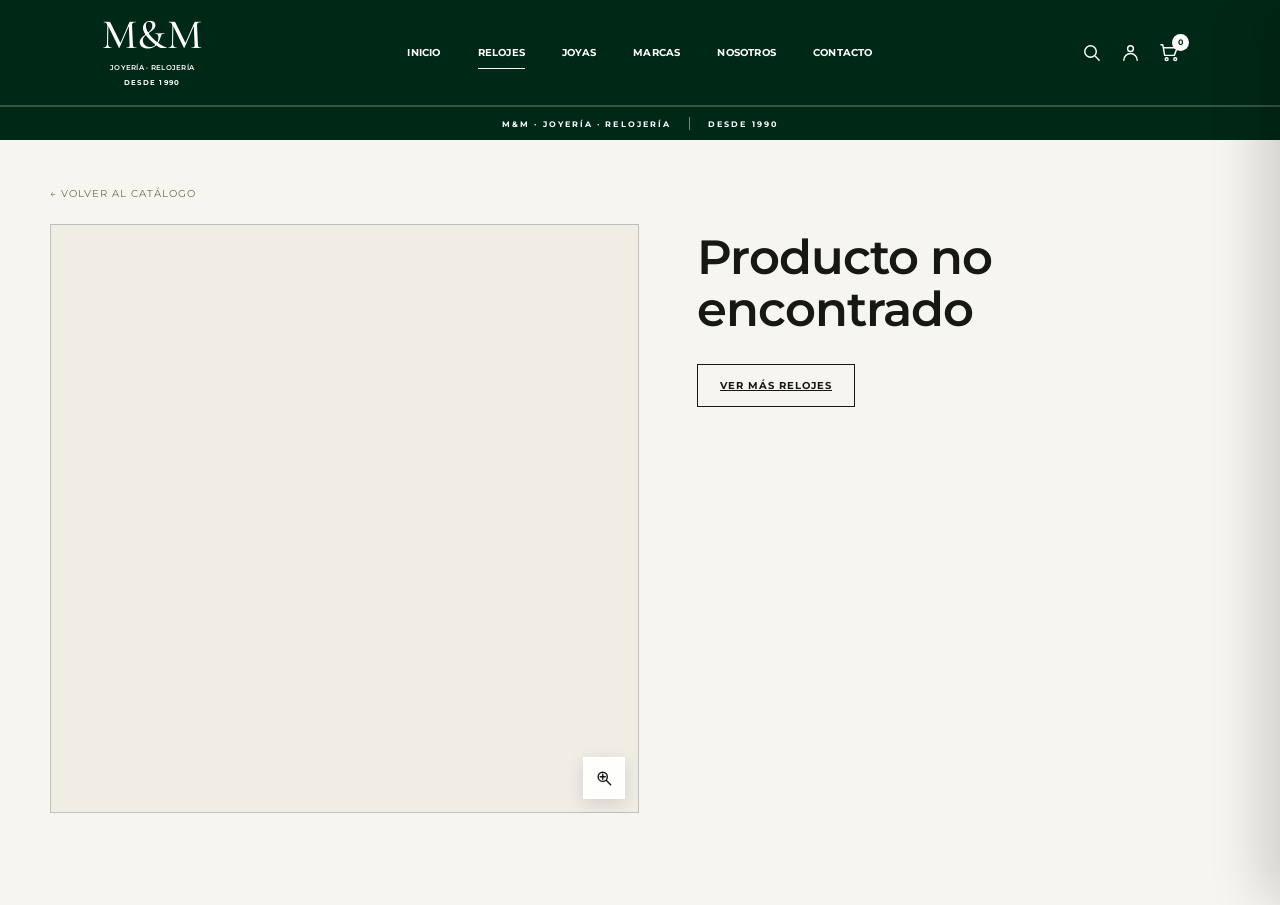
<file: producto.html>
<!doctype html><html lang="es"><head><meta charset="utf-8"><meta name="viewport" content="width=device-width,initial-scale=1"><title>M&M · Producto</title><link rel="stylesheet" href="style.css"><link rel="preconnect" href="https://fonts.googleapis.com"><link rel="preconnect" href="https://fonts.gstatic.com" crossorigin><link href="https://fonts.googleapis.com/css2?family=Cormorant+Garamond:wght@400;500;600&family=Montserrat:wght@400;500;600;700&display=swap" rel="stylesheet"><style>
body{margin:0;background:#f7f5ef;color:#171713}.pd-header{height:94px;padding:0 clamp(28px,6vw,96px);display:grid;grid-template-columns:150px minmax(0,1fr) 150px;align-items:center;background:#fff;border-bottom:1px solid #ebe7df}.pd-header .brand{color:#171713}.pd-header .brand-name{font-size:36px}.pd-header .brand-category{margin-top:9px}.pd-header .brand-year{margin-top:5px}.pd-header .desktop-nav a{color:#171713}.pd-header .desktop-nav a.active::after{background:#171713}.pd-header .header-actions button{color:#171713}.pd-wrap{width:min(1180px,calc(100% - 48px));margin:auto;padding:55px 0 80px}.back{display:inline-block;color:#6f6a60;text-decoration:none;font-size:10px;letter-spacing:.1em;margin-bottom:24px}.pd-grid{display:grid;grid-template-columns:minmax(0,1.05fr) minmax(360px,.95fr);gap:58px;align-items:start}.pd-media{background:#f0ede5;aspect-ratio:1/1;display:flex;align-items:center;justify-content:center;overflow:hidden}.pd-media img{width:100%;height:100%;object-fit:contain}.pd-brand{font-size:10px;letter-spacing:.18em;color:#8b877f}.pd-title{font:600 clamp(34px,4.1vw,48px)/1.08 Montserrat,Arial,sans-serif;margin:8px 0;letter-spacing:-.02em;overflow-wrap:anywhere;word-break:normal}.pd-model{font-size:11px;letter-spacing:.1em;color:#777}.pd-price{font-size:15px;font-weight:700;margin:22px 0}.pd-description{font-size:12px;line-height:1.8;color:#68635b;max-width:480px}.pd-actions{display:flex;gap:10px;margin-top:28px;flex-wrap:wrap}.pd-btn{border:1px solid #171713;background:#171713;color:#fff;padding:14px 22px;font:700 10px Montserrat,sans-serif;letter-spacing:.1em;cursor:pointer}.pd-btn.alt{background:transparent;color:#171713}.mm-cart-overlay{position:fixed;inset:0;background:rgba(18,18,16,.28);opacity:0;pointer-events:none;transition:opacity .25s ease;z-index:99998}.mm-cart-drawer{position:fixed;top:0;right:0;bottom:0;width:min(430px,92vw);height:100vh;margin:0;padding:28px 26px;background:#f7f4ec;color:#171714;transform:translateX(100%);transition:transform .3s ease;z-index:99999;display:flex;flex-direction:column;box-shadow:-18px 0 50px rgba(0,0,0,.16)}.mm-cart-drawer.open{transform:translateX(0)}body.mm-cart-lock .mm-cart-overlay{opacity:1;pointer-events:auto}.mm-cart-head{display:flex;justify-content:space-between;padding-bottom:20px;border-bottom:1px solid #ccc}.mm-cart-head h2{font:500 34px 'Cormorant Garamond',serif;margin:0}.mm-cart-close{background:none;border:0;font-size:30px}.mm-cart-items{overflow:auto;flex:1}.mm-cart-item{display:flex;gap:14px;padding:16px 0;border-bottom:1px solid #ddd}.mm-cart-item img{width:76px;height:70px;object-fit:cover}.mm-cart-item-info strong{display:block;font:500 21px 'Cormorant Garamond',serif}.mm-cart-item-info span{font-size:10px;opacity:.65}.mm-cart-qty{display:flex;gap:8px;align-items:center;margin-top:10px}.mm-cart-qty button{width:28px;height:28px;background:none;border:1px solid #aaa}.mm-cart-remove{width:auto!important;border:0!important;font-size:9px;text-transform:uppercase}.mm-cart-empty{font-size:11px;opacity:.6;padding:25px 0}.mm-cart-foot{border-top:1px solid #ccc;padding-top:18px}.mm-cart-foot>div{display:flex;justify-content:space-between;font-size:11px;text-transform:uppercase;margin-bottom:14px}.mm-cart-checkout{width:100%;height:48px;background:#171714;color:#fff;border:0}
.pd-variants{display:none;margin:16px 0 4px}.pd-variants.visible{display:block}.pd-variants-label{font:700 9px Montserrat,Arial,sans-serif;letter-spacing:.14em;text-transform:uppercase;margin-bottom:8px;color:#6f6b64}.pd-variants-list{display:flex;gap:8px;flex-wrap:wrap}.pd-variant-btn{border:1px solid #cfc9bf;background:#fff;color:#191916;padding:9px 13px;font:600 10px Montserrat,Arial,sans-serif;letter-spacing:.04em;cursor:pointer;transition:.18s ease}.pd-variant-btn:hover{border-color:#171713}.pd-variant-btn.active{background:#171713;color:#fff;border-color:#171713}.pd-variant-btn.soon{opacity:.55;cursor:default}
@media(max-width:800px){.pd-header{grid-template-columns:1fr auto;height:78px;padding:0 18px}.pd-header .desktop-nav{display:none}.pd-header .brand{align-items:flex-start}.pd-grid{grid-template-columns:1fr;gap:30px}.pd-title{font-size:34px;line-height:1.1}.pd-wrap{width:min(100% - 28px,620px);padding-top:34px}}

:root{--catalog-green:oklch(0.235 0.072 166);--catalog-green-2:oklch(0.235 0.072 166);--catalog-cream:#f7f5ef}
body{background:var(--catalog-cream);font-family:Montserrat,sans-serif}
.catalog-header{height:106px;padding:0 clamp(32px,7.2vw,110px);display:grid;grid-template-columns:150px minmax(0,1fr) 150px;align-items:center;background:var(--catalog-green);color:#fff;box-sizing:border-box;position:relative;z-index:20;border-bottom:1px solid rgba(255,255,255,.22)}
.catalog-header .brand{width:120px;color:#fff;text-decoration:none;display:flex;flex-direction:column;align-items:center}.catalog-header .brand-name{font-family:'Cormorant Garamond',serif;font-size:42px;line-height:.8;font-weight:500}.catalog-header .brand-category{margin-top:12px;font-size:7px;font-weight:600;letter-spacing:.04em}.catalog-header .brand-year{margin-top:6px;font-size:7px;font-weight:700;letter-spacing:.18em}
.catalog-header .desktop-nav{display:flex;justify-content:center;gap:clamp(25px,2.9vw,45px);align-self:center}.catalog-header .desktop-nav a{position:relative;padding-block:14px;color:#fff;text-decoration:none;font-size:9.5px;line-height:1;font-weight:700;letter-spacing:.02em}.catalog-header .desktop-nav a.active:after{content:"";position:absolute;left:0;right:0;bottom:2px;height:1px;background:#fff}
.catalog-header .header-actions{display:flex;justify-content:flex-end;align-items:center;gap:3px}.catalog-header .header-actions button{position:relative;width:36px;height:36px;padding:0;display:inline-flex;align-items:center;justify-content:center;border:0;background:transparent;color:#fff;box-shadow:none;cursor:pointer}.catalog-header .header-actions svg{width:23px;height:23px;display:block;stroke-width:1.5}.catalog-header .header-actions .cart-action span{position:absolute;right:-1px;top:-1px;min-width:17px;height:17px;display:grid;place-items:center;border-radius:999px;background:#fff;color:var(--catalog-green);font-size:8px;font-weight:700}
.catalog-strip{height:34px;background:var(--catalog-green);color:#fff;border-top:1px solid rgba(255,255,255,.2);display:flex;align-items:center;justify-content:center;gap:18px;font-size:8px;font-weight:700;letter-spacing:.26em}.catalog-strip i{height:13px;width:1px;background:rgba(255,255,255,.45)}
.pd-wrap{width:min(1180px,calc(100% - 48px));margin:auto;padding:42px 0 80px}.pd-title{font-family:Montserrat,Arial,sans-serif;font-weight:600}
@media(max-width:800px){.catalog-header{grid-template-columns:1fr auto;height:78px;padding:0 18px}.catalog-header .desktop-nav{display:none}.catalog-header .brand{align-items:flex-start}.catalog-header .brand-name{font-size:34px}.catalog-strip{height:30px;font-size:7px;letter-spacing:.16em}.pd-wrap{width:min(100% - 28px,620px);padding-top:34px}}

.pd-media{position:relative;cursor:zoom-in}.pd-zoom-btn{position:absolute;right:14px;bottom:14px;width:42px;height:42px;border:1px solid rgba(255,255,255,.9);background:rgba(255,255,255,.92);color:#171713;display:flex;align-items:center;justify-content:center;cursor:zoom-in;z-index:3;box-shadow:0 5px 18px rgba(0,0,0,.12)}.pd-zoom-btn svg{width:20px;height:20px}.pd-lightbox{position:fixed;inset:0;background:rgba(10,10,9,.88);display:flex;align-items:center;justify-content:center;padding:28px;z-index:100000;opacity:0;visibility:hidden;pointer-events:none;transition:opacity .2s ease,visibility .2s ease}.pd-lightbox.open{opacity:1;visibility:visible;pointer-events:auto}.pd-lightbox img{max-width:min(92vw,1200px);max-height:92vh;width:auto;height:auto;object-fit:contain;display:block}.pd-lightbox-close{position:absolute;top:18px;right:22px;width:44px;height:44px;border:1px solid rgba(255,255,255,.55);background:rgba(255,255,255,.08);color:#fff;font-size:30px;line-height:1;cursor:pointer}.pd-lightbox-label{position:absolute;left:22px;bottom:18px;color:rgba(255,255,255,.78);font:10px Montserrat,Arial,sans-serif;letter-spacing:.14em;text-transform:uppercase}.pd-media{position:relative;cursor:zoom-in}.pd-zoom-btn{position:absolute;right:14px;bottom:14px;width:42px;height:42px;border:1px solid rgba(255,255,255,.9);background:rgba(255,255,255,.92);color:#171713;display:flex;align-items:center;justify-content:center;cursor:zoom-in;z-index:3;box-shadow:0 5px 18px rgba(0,0,0,.12)}.pd-zoom-btn svg{width:20px;height:20px}.pd-lightbox{position:fixed;inset:0;background:rgba(10,10,9,.92);display:flex;align-items:center;justify-content:center;padding:28px;z-index:100000;opacity:0;visibility:hidden;pointer-events:none;transition:opacity .2s ease,visibility .2s ease}.pd-lightbox.open{opacity:1;visibility:visible;pointer-events:auto}.pd-lightbox-stage{position:relative;width:min(92vw,1200px);height:92vh;display:flex;align-items:center;justify-content:center;overflow:hidden}.pd-lightbox img{max-width:100%;max-height:100%;width:auto;height:auto;object-fit:contain;display:block;cursor:zoom-in;transform:translate(0,0) scale(1);transform-origin:center center;transition:transform .15s ease}.pd-lightbox.zoomed img{cursor:grab}.pd-lightbox.zoomed img:active{cursor:grabbing}.pd-lightbox-close,.pd-lightbox-nav,.pd-lightbox-zoom{position:absolute;z-index:2;border:1px solid rgba(255,255,255,.55);background:rgba(255,255,255,.10);color:#fff;display:flex;align-items:center;justify-content:center;cursor:pointer;backdrop-filter:blur(4px)}.pd-lightbox-close{top:18px;right:22px;width:44px;height:44px;font-size:30px;line-height:1}.pd-lightbox-nav{top:50%;transform:translateY(-50%);width:48px;height:64px;font-size:34px;line-height:1}.pd-lightbox-prev{left:20px}.pd-lightbox-next{right:20px}.pd-lightbox-zoom{bottom:20px;left:50%;transform:translateX(-50%);height:42px;padding:0 16px;gap:10px;font:12px Montserrat,Arial,sans-serif;letter-spacing:.08em;text-transform:uppercase}.pd-lightbox-label{position:absolute;left:22px;bottom:18px;color:rgba(255,255,255,.78);font:10px Montserrat,Arial,sans-serif;letter-spacing:.14em;text-transform:uppercase}.pd-lightbox-counter{position:absolute;right:22px;bottom:22px;color:rgba(255,255,255,.78);font:11px Montserrat,Arial,sans-serif;letter-spacing:.12em}</style><script src="supabase-public.js"></script><script src="media.js"></script><style>
/* M&M Typography isolation/fix: UI text uses Montserrat; brand marks retain their editorial identity. */
:where(body, button, input, select, textarea, label, p, a, li, small, span, h1, h2, h3, h4, h5, h6) {
  font-family: Montserrat, Arial, sans-serif;
}
/* Preserve intentional M&M brand marks */
.brand-name,
.footer-brand strong,
.story-panel-monogram strong,
.adm-logo strong {
  font-family: "Cormorant Garamond", Georgia, serif;
}
/* Public-site editorial headings were unintentionally inheriting the serif admin style. */
.hero-content h1,
.category-copy h2,
.jewelry-feature-copy h2,
.featured-products-header h2,
.story-panel-copy h2,
.footer-promise,
.catalog-head h1,
.catalog-strip,
.catalog-header,
.pd-title,
.pd-brand,
.pd-model,
.pd-price,
.pd-description,
.pd-btn,
.mm-cart-head h2,
.mm-cart-item-info strong {
  font-family: Montserrat, Arial, sans-serif;
}
/* Admin typography: clean sans hierarchy throughout, matching the professional dashboard UI. */
.admin-main,
.admin-main *:not(.adm-logo):not(.adm-logo *) {
  font-family: Montserrat, Arial, sans-serif;
}
.admin-main h1,
.admin-main h2,
.admin-main h3,
.admin-main h4,
.admin-main h5,
.admin-main h6,
.adm-topbar h1,
.section-head h2,
.adm-card h3,
.login-card h1,
.product-card h3 {
  font-family: Montserrat, Arial, sans-serif !important;
  font-weight: 700 !important;
  letter-spacing: -.015em;
}

</style>

<style id="mm-typography-final-fix">
.mm-cart-head h2,.mm-cart-item-info strong{font-family:Montserrat,Arial,sans-serif!important;font-weight:700!important}
.account-user,.account-btn,.account-admin,.account-email{font-family:Montserrat,Arial,sans-serif!important}
</style>
</head><body><header class="catalog-header"><a href="index.html" class="brand"><span class="brand-name">M&amp;M</span><span class="brand-category">JOYERÍA · RELOJERÍA</span><span class="brand-year">DESDE 1990</span></a><nav class="desktop-nav" aria-label="Navegación principal"><a href="index.html">INICIO</a><a class="active" href="catalogo.html">RELOJES</a><a href="index.html#joyas">JOYAS</a><a href="index.html#marcas">MARCAS</a><a href="index.html#nosotros">NOSOTROS</a><a href="index.html#contacto">CONTACTO</a></nav><div class="header-actions"><button type="button" onclick="location.href='catalogo.html'" aria-label="Buscar"><svg viewBox="0 0 24 24" fill="none" stroke="currentColor" stroke-linecap="round"><circle cx="11" cy="11" r="6"/><path d="m16 16 4 4"/></svg></button><button type="button" onclick="location.href='cuenta.html'" aria-label="Mi cuenta"><svg viewBox="0 0 24 24" fill="none" stroke="currentColor" stroke-linecap="round"><circle cx="12" cy="8" r="3"/><path d="M5 20a7 7 0 0 1 14 0"/></svg></button><button id="cartAction" aria-label="Carrito" class="cart-action"><svg viewBox="0 0 24 24" fill="none" stroke="currentColor" stroke-linecap="round" stroke-linejoin="round"><path d="M3 4h2l2 11h10l3-8H6"/><circle cx="9" cy="19" r="1.5"/><circle cx="18" cy="19" r="1.5"/></svg><span>0</span></button></div></header><div class="catalog-strip"><span>M&amp;M · JOYERÍA · RELOJERÍA</span><i></i><span>DESDE 1990</span></div><main class="pd-wrap"><a class="back" href="catalogo.html">← VOLVER AL CATÁLOGO</a><div class="pd-grid"><div><div class="pd-media" id="pdMedia"><img id="pdImage" alt=""><button type="button" class="pd-zoom-btn" id="pdZoomBtn" aria-label="Ampliar imagen" title="Ampliar imagen"><svg viewBox="0 0 24 24" fill="none" stroke="currentColor" stroke-width="1.7" stroke-linecap="round"><circle cx="10.5" cy="10.5" r="5.5"></circle><path d="m15 15 5 5"></path><path d="M10.5 7.5v6M7.5 10.5h6"></path></svg></button></div><div id="pdGallery" style="display:flex;gap:10px;flex-wrap:wrap;margin-top:12px"></div></div><div><div id="pdBrand" class="pd-brand"></div><h1 id="pdTitle" class="pd-title"></h1><div id="pdModel" class="pd-model"></div><div id="pdVariants" class="pd-variants" aria-label="Colores disponibles"></div><div id="pdPrice" class="pd-price"></div><p id="pdDescription" class="pd-description"></p><div class="pd-actions"><button id="addBtn" class="pd-btn">AGREGAR AL CARRITO</button><a class="pd-btn alt" href="catalogo.html">VER MÁS RELOJES</a></div></div></div></main><div id="cartRoot"></div><div class="pd-lightbox" id="pdLightbox" role="dialog" aria-modal="true" aria-label="Imagen ampliada"><button type="button" class="pd-lightbox-close" id="pdLightboxClose" aria-label="Cerrar">×</button><button type="button" class="pd-lightbox-nav pd-lightbox-prev" id="pdLightboxPrev" aria-label="Foto anterior">‹</button><div class="pd-lightbox-stage"><img id="pdLightboxImage" alt=""></div><button type="button" class="pd-lightbox-nav pd-lightbox-next" id="pdLightboxNext" aria-label="Foto siguiente">›</button><button type="button" class="pd-lightbox-zoom" id="pdLightboxZoom" aria-label="Acercar imagen">＋ Zoom</button><div class="pd-lightbox-label">← → cambiar foto · rueda o botón para zoom</div><div class="pd-lightbox-counter" id="pdLightboxCounter">1 / 1</div></div><script>
const params=new URLSearchParams(location.search),id=params.get('id'),KEY='mm_products_v1',CART='mm_cart_v1',QKEY='mm_quotes_v1';function esc(v){return String(v??'').replace(/[&<>"']/g,m=>({'&':'&amp;','<':'&lt;','>':'&gt;','"':'&quot;',"'":'&#39;'}[m]))}let products=[];try{products=JSON.parse(localStorage.getItem(KEY)||'[]')}catch(e){}let quotes={usd:0,gold:0,silver:0};try{quotes={...quotes,...JSON.parse(localStorage.getItem(QKEY)||'{}')}}catch(e){}function moneyARS(v){return Number(v||0).toLocaleString('es-AR',{style:'currency',currency:'ARS',maximumFractionDigits:0})}function publicPrice(p){if(p.pricing==='gold')return Number(p.gold||0)*Number(quotes.gold||0)+Number(p.workmanship||0);if(p.pricing==='silver')return Number(p.silver||0)*Number(quotes.silver||0)+Number(p.workmanship||0);return Number(p.usd||0)*Number(quotes.usd||0)}let p=products.find(x=>String(x.id)===String(id));
async function setupProduct(){if(!p){document.getElementById('pdTitle').textContent='Producto no encontrado';document.getElementById('addBtn').style.display='none';return}document.title='M&M · '+(p.name||'Producto');document.getElementById('pdBrand').textContent=p.brand||'M&M';document.getElementById('pdTitle').textContent=p.name||'Sin nombre';document.getElementById('pdModel').textContent=p.model||'';const ars=publicPrice(p);document.getElementById('pdPrice').textContent=ars>0?moneyARS(ars):(/^\s*\$/.test(String(p.price||''))?p.price:'Consultar');document.getElementById('pdDescription').textContent=p.description||'Consultá disponibilidad, características y detalles de esta pieza con M&M Joyería · Relojería.';
const variantsBox=document.getElementById('pdVariants');const variantGroup=String(p.variantGroup||p.model||'').trim();const allVariants=variantGroup?products.filter(v=>v&&v.published!==false&&String(v.id)!==String(p.id)&&String(v.variantGroup||v.model||'').trim()===variantGroup):[];if(variantGroup&&(allVariants.length||p.variantColor)){const label=document.createElement('div');label.className='pd-variants-label';label.textContent='COLORES DISPONIBLES';const list=document.createElement('div');list.className='pd-variants-list';const current=document.createElement('button');current.type='button';current.className='pd-variant-btn active';current.textContent=p.variantColor||'Actual';current.disabled=true;list.appendChild(current);for(const v of allVariants){const b=document.createElement('button');b.type='button';b.className='pd-variant-btn';b.textContent=v.variantColor||v.name||'Ver variante';b.title=v.name||'';b.onclick=()=>{location.href='producto.html?id='+encodeURIComponent(v.id)};list.appendChild(b)}variantsBox.innerHTML='';variantsBox.append(label,list);variantsBox.classList.add('visible')}else{variantsBox.innerHTML='';variantsBox.classList.remove('visible')}
const refs=Array.isArray(p.images)&&p.images.length?p.images:(p.image?[p.image]:[]);const gallery=document.getElementById('pdGallery');gallery.innerHTML='';pdZoomRefs=[];for(let i=0;i<refs.length;i++){const src=await MMMedia.resolve(refs[i])||refs[i];pdZoomRefs.push({src,alt:p.name||'Imagen del producto'});if(i===0)document.getElementById('pdImage').src=src;const b=document.createElement('button');b.type='button';b.style.cssText='padding:0;border:1px solid #ddd;background:#fff;cursor:pointer;width:76px;height:76px';const im=document.createElement('img');im.src=src;im.alt=p.name||'Imagen del producto';im.style.cssText='width:100%;height:100%;object-fit:contain';b.appendChild(im);b.onclick=()=>{document.getElementById('pdImage').src=src;pdZoomIndex=i};gallery.appendChild(b)}}
const pdImage=document.getElementById('pdImage'),pdLightbox=document.getElementById('pdLightbox'),pdLightboxImage=document.getElementById('pdLightboxImage'),pdZoomBtn=document.getElementById('pdZoomBtn'),pdLightboxClose=document.getElementById('pdLightboxClose'),pdLightboxPrev=document.getElementById('pdLightboxPrev'),pdLightboxNext=document.getElementById('pdLightboxNext'),pdLightboxZoom=document.getElementById('pdLightboxZoom'),pdLightboxCounter=document.getElementById('pdLightboxCounter');
let pdZoomRefs=[],pdZoomIndex=0,pdZoomScale=1,pdZoomPanX=0,pdZoomPanY=0,pdZoomDragging=false,pdZoomStartX=0,pdZoomStartY=0;
function resetZoom(){pdZoomScale=1;pdZoomPanX=0;pdZoomPanY=0;pdLightbox.classList.remove('zoomed');pdLightboxImage.style.transform='translate(0,0) scale(1)'}
function applyZoom(){pdLightboxImage.style.transform=`translate(${pdZoomPanX}px,${pdZoomPanY}px) scale(${pdZoomScale})`;pdLightbox.classList.toggle('zoomed',pdZoomScale>1)}
function showZoomImage(i){if(!pdZoomRefs.length)return;pdZoomIndex=(i+pdZoomRefs.length)%pdZoomRefs.length;resetZoom();const item=pdZoomRefs[pdZoomIndex];pdLightboxImage.src=item.src;pdLightboxImage.alt=item.alt||'Imagen del producto';pdLightboxCounter.textContent=`${pdZoomIndex+1} / ${pdZoomRefs.length}`}
function openZoom(index){if(!pdZoomRefs.length){const src=pdImage?.getAttribute('src');if(!src)return;pdZoomRefs=[{src,alt:pdImage.alt||'Imagen del producto'}]}showZoomImage(index===undefined?pdZoomIndex:index);pdLightbox.classList.add('open');document.body.style.overflow='hidden'}
function closeZoom(){pdLightbox.classList.remove('open');resetZoom();document.body.style.overflow=''}
function zoomIn(){pdZoomScale=Math.min(4,pdZoomScale+0.5);applyZoom()}
function zoomOut(){pdZoomScale=Math.max(1,pdZoomScale-0.5);if(pdZoomScale===1){pdZoomPanX=0;pdZoomPanY=0}applyZoom()}
pdZoomBtn.addEventListener('click',e=>{e.stopPropagation();openZoom()});document.getElementById('pdMedia').addEventListener('click',e=>{if(!e.target.closest('.pd-zoom-btn'))openZoom()});pdLightboxClose.addEventListener('click',closeZoom);pdLightboxPrev.addEventListener('click',e=>{e.stopPropagation();showZoomImage(pdZoomIndex-1)});pdLightboxNext.addEventListener('click',e=>{e.stopPropagation();showZoomImage(pdZoomIndex+1)});pdLightboxZoom.addEventListener('click',e=>{e.stopPropagation();zoomIn()});pdLightboxImage.addEventListener('click',e=>{e.stopPropagation();pdZoomScale===1?zoomIn():zoomOut()});pdLightboxImage.addEventListener('wheel',e=>{e.preventDefault();e.deltaY<0?zoomIn():zoomOut()},{passive:false});pdLightboxImage.addEventListener('pointerdown',e=>{if(pdZoomScale<=1)return;pdZoomDragging=true;pdZoomStartX=e.clientX-pdZoomPanX;pdZoomStartY=e.clientY-pdZoomPanY;pdLightboxImage.setPointerCapture(e.pointerId)});pdLightboxImage.addEventListener('pointermove',e=>{if(!pdZoomDragging)return;pdZoomPanX=e.clientX-pdZoomStartX;pdZoomPanY=e.clientY-pdZoomStartY;applyZoom()});pdLightboxImage.addEventListener('pointerup',()=>pdZoomDragging=false);pdLightbox.addEventListener('click',e=>{if(e.target===pdLightbox)closeZoom()});document.addEventListener('keydown',e=>{if(e.key==='Escape')closeZoom();if(!pdLightbox.classList.contains('open'))return;if(e.key==='ArrowLeft')showZoomImage(pdZoomIndex-1);if(e.key==='ArrowRight')showZoomImage(pdZoomIndex+1);if(e.key==='+'||e.key==='=')zoomIn();if(e.key==='-'||e.key==='_')zoomOut()});
setupProduct();
let cart=[];try{cart=JSON.parse(localStorage.getItem(CART)||'[]')}catch(e){}const root=document.getElementById('cartRoot');root.innerHTML=`<div class="mm-cart-overlay"></div><aside class="mm-cart-drawer"><div class="mm-cart-head"><h2>Tu carrito</h2><button class="mm-cart-close">×</button></div><div class="mm-cart-items"></div><div class="mm-cart-empty">Tu carrito está vacío.</div><div class="mm-cart-foot"><div><span>Productos</span><strong id="cartCount">0</strong></div><button class="mm-cart-checkout">CONTINUAR</button></div></aside>`;const drawer=root.querySelector('.mm-cart-drawer');function save(){localStorage.setItem(CART,JSON.stringify(cart))}async function render(){const n=cart.reduce((s,x)=>s+x.qty,0);document.getElementById('cartAction').querySelector('span').textContent=n;document.getElementById('cartCount').textContent=n;root.querySelector('.mm-cart-empty').style.display=cart.length?'none':'block';const rows=[];for(const x of cart){rows.push({x,src:await MMMedia.resolve(x.img)||'assets/featured-new-01.jpg'})}root.querySelector('.mm-cart-items').innerHTML=rows.map(({x,src},i)=>`<div class="mm-cart-item"><img src="${esc(src)}"><div class="mm-cart-item-info"><strong>${esc(x.name)}</strong><span>${esc(x.brand||'')}</span><div class="mm-cart-qty"><button data-d="${i}">−</button><b>${x.qty}</b><button data-i="${i}">+</button><button class="mm-cart-remove" data-r="${i}">Eliminar</button></div></div></div>`).join('')}function open(){drawer.classList.add('open');document.body.classList.add('mm-cart-lock')}function close(){drawer.classList.remove('open');document.body.classList.remove('mm-cart-lock')}document.getElementById('cartAction').onclick=open;root.addEventListener('click',e=>{if(e.target.matches('.mm-cart-close,.mm-cart-overlay'))close();if(e.target.dataset.i!==undefined){cart[e.target.dataset.i].qty++;save();render()}if(e.target.dataset.d!==undefined){cart[e.target.dataset.d].qty--;if(cart[e.target.dataset.d].qty<=0)cart.splice(e.target.dataset.d,1);save();render()}if(e.target.dataset.r!==undefined){cart.splice(e.target.dataset.r,1);save();render()}});document.getElementById('addBtn').onclick=()=>{if(!p)return;const f=cart.find(x=>x.id===p.id);if(f)f.qty++;else cart.push({id:p.id,name:p.name,brand:p.brand,img:p.image||'assets/featured-new-01.jpg',qty:1});save();render();open()};render();
</script></body></html>
</file>
<file: style.css>
* { box-sizing: border-box; }
button, a { font: inherit; }
button { border: 0; margin: 0; cursor: pointer; }
img { display: block; max-width: 100%; }
.ui-button { display: inline-flex; align-items: center; justify-content: center; text-decoration: none; white-space: nowrap; }
.header-actions button { width: 36px; height: 36px; padding: 0; display: inline-flex; align-items: center; justify-content: center; }
:root {
  --radius: 0.625rem;
  --background: oklch(1 0 0);
  --foreground: oklch(0.129 0.042 264.695);
  --card: oklch(1 0 0);
  --card-foreground: oklch(0.129 0.042 264.695);
  --popover: oklch(1 0 0);
  --popover-foreground: oklch(0.129 0.042 264.695);
  --primary: oklch(0.208 0.042 265.755);
  --primary-foreground: oklch(0.984 0.003 247.858);
  --secondary: oklch(0.968 0.007 247.896);
  --secondary-foreground: oklch(0.208 0.042 265.755);
  --muted: oklch(0.968 0.007 247.896);
  --muted-foreground: oklch(0.554 0.046 257.417);
  --accent: oklch(0.968 0.007 247.896);
  --accent-foreground: oklch(0.208 0.042 265.755);
  --destructive: oklch(0.577 0.245 27.325);
  --destructive-foreground: oklch(0.984 0.003 247.858);
  --border: oklch(0.929 0.013 255.508);
  --input: oklch(0.929 0.013 255.508);
  --ring: oklch(0.704 0.04 256.788);
  --chart-1: oklch(0.646 0.222 41.116);
  --chart-2: oklch(0.6 0.118 184.704);
  --chart-3: oklch(0.398 0.07 227.392);
  --chart-4: oklch(0.828 0.189 84.429);
  --chart-5: oklch(0.769 0.188 70.08);
  --sidebar: oklch(0.984 0.003 247.858);
  --sidebar-foreground: oklch(0.129 0.042 264.695);
  --sidebar-primary: oklch(0.208 0.042 265.755);
  --sidebar-primary-foreground: oklch(0.984 0.003 247.858);
  --sidebar-accent: oklch(0.968 0.007 247.896);
  --sidebar-accent-foreground: oklch(0.208 0.042 265.755);
  --sidebar-border: oklch(0.929 0.013 255.508);
  --sidebar-ring: oklch(0.704 0.04 256.788);
  --hero-ink: oklch(0.98 0.005 90);
  --hero-soft: oklch(0.83 0.006 90);
  --hero-line: oklch(0.73 0.012 165 / 58%);
  --service: oklch(0.235 0.072 166);
  --benefits-bg: oklch(0.975 0.009 85);
  --benefits-ink: oklch(0.19 0.008 80);
  --benefits-muted: oklch(0.53 0.009 80);
  --benefits-line: oklch(0.84 0.01 80);
  --featured-surface: oklch(0.975 0.009 85);
  --featured-card: oklch(0.992 0.006 85);
  --featured-ink: oklch(0.19 0.012 80);
  --featured-muted: oklch(0.5 0.012 80);
  --featured-line: oklch(0.84 0.012 80);
  --featured-accent: oklch(0.235 0.072 166);
  --closing-dark: oklch(0.12 0.018 165);
  --closing-light: oklch(0.975 0.009 85);
  --closing-muted: oklch(0.48 0.012 80);
  --closing-line: oklch(0.83 0.012 80);
}


html { scroll-behavior: smooth; }
body { margin: 0; font-family: "Montserrat", sans-serif; }

.hero-page { min-height: 100svh; overflow: hidden; background: oklch(0.08 0.018 170); }
.hero-shell { position: relative; height: clamp(560px, 50vw, 690px); overflow: hidden; background: oklch(0.08 0.018 170); color: var(--hero-ink); isolation: isolate; }
.rock-backdrop { position: absolute; inset: 40px 0 0; width: 100%; height: calc(100% - 40px); object-fit: cover; object-position: center; z-index: -3; }
.scene-shade { position: absolute; inset: 40px 0 0; z-index: -2; background: linear-gradient(90deg, oklch(0.04 0.02 170 / 94%) 0%, oklch(0.04 0.02 170 / 70%) 34%, transparent 67%), linear-gradient(180deg, oklch(0.02 0.01 170 / 24%), transparent 55%, oklch(0.02 0.01 170 / 26%)); }
.service-strip { height: 40px; background: var(--service); }
.service-strip-inner { height: 100%; display: flex; align-items: center; justify-content: center; gap: 26px; font-size: 9px; font-weight: 700; letter-spacing: 0; }
.service-strip-inner span { display: inline-flex; align-items: center; gap: 10px; white-space: nowrap; }
.service-strip-inner svg { width: 17px; height: 17px; stroke-width: 1.8; }
.service-strip-inner i { width: 1px; height: 17px; background: var(--hero-line); }
.site-header { height: 106px; padding: 0 clamp(32px, 7.2vw, 110px); display: grid; grid-template-columns: 150px minmax(0, 1fr) 150px; align-items: center; position: relative; z-index: 5; }
.brand { color: inherit; text-decoration: none; display: flex; width: 120px; flex-direction: column; align-items: center; }
.brand-name { font-family: "Cormorant Garamond", serif; font-size: 42px; line-height: .8; font-weight: 500; }
.brand-category { margin-top: 12px; font-size: 7px; font-weight: 600; }
.brand-year { margin-top: 6px; font-size: 7px; font-weight: 700; }
.desktop-nav { display: flex; justify-content: center; gap: clamp(25px, 2.9vw, 45px); align-self: center; }
.desktop-nav a { position: relative; padding-block: 14px; color: inherit; text-decoration: none; font-size: 9.5px; line-height: 1; font-weight: 700; }
.desktop-nav a.active::after { content: ""; position: absolute; left: 0; right: 0; bottom: 2px; height: 1px; background: var(--hero-ink); }
.header-actions { display: flex; justify-content: flex-end; align-items: center; gap: 3px; }
.header-actions button { position: relative; color: inherit; background: transparent; box-shadow: none; }
.header-actions button:hover { background: transparent; color: var(--hero-soft); }
.header-actions svg { width: 23px; height: 23px; stroke-width: 1.5; }
.header-actions .cart-action span { position: absolute; right: -1px; top: -1px; min-width: 17px; height: 17px; display: grid; place-items: center; border-radius: 999px; background: var(--hero-ink); color: var(--service); font-size: 8px; font-weight: 700; }
.menu-action { display: none !important; }
.hero-content { position: relative; z-index: 3; width: min(560px, 44vw); margin-left: clamp(32px, 7.4vw, 112px); margin-top: clamp(30px, 4.2vw, 58px); }
.eyebrow { display: flex; align-items: center; gap: 17px; font-size: 10px; font-weight: 600; letter-spacing: .38em; }
.eyebrow i { width: 51px; height: 1px; background: var(--hero-line); }
.hero-content h1 { margin: 11px 0 20px; font-family: "Cormorant Garamond", serif; font-size: clamp(48px, 4.2vw, 66px); line-height: .92; font-weight: 400; letter-spacing: 0; }
.hero-content p { max-width: 410px; margin: 0; color: var(--hero-soft); font-size: 12px; line-height: 1.7; }
.hero-content .hero-cta { margin-top: 25px; height: 48px; padding: 0 26px; border-radius: 0; background: var(--hero-ink); color: oklch(0.13 0.018 165); box-shadow: none; font-size: 9px; font-weight: 700; }
.hero-content .hero-cta:hover { background: var(--hero-soft); }
.hero-content .hero-cta svg { margin-left: 10px; width: 16px; height: 16px; }
.watch-stage { position: absolute; z-index: 1; top: 24px; left: 46%; width: min(50vw, 720px); height: calc(100% + 150px); transform: rotate(17deg); transform-origin: 50% 52%; filter: drop-shadow(0 22px 24px oklch(0.02 0.01 170 / 70%)); }
.watch-stage img { width: 100%; height: 100%; object-fit: contain; }
.quality-note { position: absolute; right: clamp(36px, 7.4vw, 112px); top: 45%; z-index: 3; display: flex; flex-direction: column; gap: 5px; padding-left: 14px; border-left: 1px solid var(--hero-line); font-size: 8px; font-weight: 700; letter-spacing: .18em; }
.heritage-mark { position: absolute; right: clamp(36px, 7.4vw, 112px); bottom: 50px; z-index: 3; padding-left: 14px; border-left: 1px solid var(--hero-line); display: flex; flex-direction: column; font-family: "Cormorant Garamond", serif; font-size: 15px; line-height: 1.1; }
.heritage-mark strong { font-family: "Montserrat", sans-serif; font-size: 18px; font-weight: 600; }
.benefits-band { min-height: 96px; background: var(--benefits-bg); color: var(--benefits-ink); display: flex; align-items: center; }
.benefits-inner { width: min(100%, 1440px); margin-inline: auto; padding-inline: clamp(26px, 3.4vw, 52px); display: grid; grid-template-columns: repeat(4, minmax(0, 1fr)); }
.benefit-item { min-height: 52px; padding: 0 clamp(22px, 2.7vw, 42px); display: flex; align-items: center; gap: 18px; }
.benefit-item + .benefit-item { border-left: 1px solid var(--benefits-line); }
.benefit-item svg { width: 31px; height: 31px; flex: 0 0 auto; stroke-width: 1.55; }
.benefit-item div { min-width: 0; display: flex; flex-direction: column; gap: 5px; }
.benefit-item strong { font-size: 9px; line-height: 1.25; font-weight: 700; letter-spacing: 0; white-space: nowrap; }
.benefit-item span { color: var(--benefits-muted); font-size: 8.5px; line-height: 1.3; white-space: nowrap; }
.category-showcase { padding: 10px 13px 13px; display: grid; grid-template-columns: repeat(2, minmax(0, 1fr)); gap: 10px; background: var(--benefits-bg); }
.category-panel { position: relative; min-height: clamp(254px, 21.1vw, 324px); overflow: hidden; isolation: isolate; color: var(--hero-ink); }
.category-panel > img { position: absolute; inset: 0; z-index: -2; width: 100%; height: 100%; object-fit: cover; }
.category-watches > img { object-position: 100% 50%; transform: scale(1.45); transform-origin: 100% 50%; }
.category-jewelry > img { object-position: center; }
.category-shade { position: absolute; inset: 0; z-index: -1; background: linear-gradient(90deg, oklch(0.04 0.012 165 / 82%) 0%, oklch(0.04 0.012 165 / 47%) 39%, transparent 72%); }
.category-jewelry .category-shade { background: linear-gradient(90deg, oklch(0.18 0.025 65 / 69%) 0%, oklch(0.18 0.025 65 / 36%) 39%, transparent 72%); }
.category-copy { position: absolute; inset: 0 auto 0 0; width: min(52%, 310px); padding: clamp(29px, 3vw, 46px) clamp(24px, 3vw, 46px); display: flex; flex-direction: column; align-items: flex-start; }
.category-copy h2 { margin: 0; font-family: "Cormorant Garamond", serif; font-size: clamp(27px, 2.3vw, 35px); line-height: 1; font-weight: 500; letter-spacing: 0; }
.category-copy p { margin: clamp(18px, 1.8vw, 27px) 0 0; color: var(--hero-ink); font-size: 11px; line-height: 1.65; }
.category-copy .category-link { margin-top: auto; height: 34px; padding: 0; border-radius: 0; color: var(--hero-ink); background: transparent; box-shadow: none; font-size: 10px; font-weight: 700; }
.category-copy .category-link:hover { color: var(--hero-soft); background: transparent; }
.category-copy .category-link svg { margin-left: 8px; width: 15px; height: 15px; }

.brand-row { padding: 10px 13px 13px; display: grid; grid-template-columns: repeat(3, minmax(0, 1fr)); gap: 10px; background: var(--benefits-bg); }
.brand-card { position: relative; min-height: clamp(254px, 21.1vw, 324px); overflow: hidden; isolation: isolate; color: var(--hero-ink); }
.brand-card > img { position: absolute; inset: 0; z-index: -2; width: 100%; height: 100%; object-fit: cover; object-position: center; }
.brand-card:nth-child(1) > img { object-position: 58% center; }
.brand-card:nth-child(2) > img { object-position: center 48%; }
.brand-card:nth-child(3) > img { object-position: center 42%; }
.brand-card-shade { position: absolute; inset: 0; z-index: -1; background: linear-gradient(90deg, oklch(0.03 0.01 170 / 88%) 0%, oklch(0.03 0.01 170 / 58%) 46%, transparent 100%), linear-gradient(180deg, oklch(0.03 0.01 170 / 34%) 0%, transparent 62%, oklch(0.03 0.01 170 / 54%) 100%); }
.brand-card-copy { position: absolute; inset: 0; display: flex; flex-direction: column; align-items: flex-start; justify-content: flex-start; padding: clamp(24px, 2.6vw, 38px) clamp(22px, 2.8vw, 40px); text-align: left; }
.brand-card-copy h3 { margin: 0; color: var(--hero-ink); font-family: "Montserrat", sans-serif; font-size: clamp(24px, 2.2vw, 34px); line-height: 1; font-weight: 800; letter-spacing: .02em; }
.brand-card-copy p { margin: clamp(14px, 1.4vw, 20px) 0 0; color: var(--hero-ink); font-size: 9px; line-height: 1.55; font-weight: 700; letter-spacing: .04em; }
.brand-card-link { margin-top: clamp(18px, 1.8vw, 26px); height: 32px; padding: 0 12px; border: 1px solid var(--hero-line); border-radius: 0; color: var(--hero-ink); background: transparent; box-shadow: none; font-size: 9px; font-weight: 700; }
.brand-card-link:hover { color: var(--hero-ink); background: oklch(0.98 0.005 90 / 10%); }
.brand-card-link svg { margin-left: 8px; width: 14px; height: 14px; }

.jewelry-feature { position: relative; margin: 0; min-height: clamp(340px, 32vw, 500px); overflow: hidden; isolation: isolate; display: flex; align-items: center; }
.jewelry-feature > img { position: absolute; inset: 0; z-index: -2; width: 100%; height: 100%; object-fit: cover; object-position: center; }
.jewelry-feature-shade { position: absolute; inset: 0; z-index: -1; background: linear-gradient(90deg, oklch(0.99 0.012 90 / 92%) 0%, oklch(0.99 0.012 90 / 72%) 38%, oklch(0.99 0.012 90 / 10%) 70%, transparent 100%); }
.jewelry-feature-copy { width: min(52%, 520px); padding: clamp(40px, 5vw, 76px) clamp(28px, 4.6vw, 76px); display: flex; flex-direction: column; align-items: flex-start; color: oklch(0.24 0.02 60); }
.jewelry-feature-label { font-size: 9.5px; font-weight: 700; letter-spacing: .34em; color: oklch(0.45 0.04 60); }
.jewelry-feature-copy h2 { margin: clamp(16px, 1.8vw, 24px) 0 0; font-family: "Cormorant Garamond", serif; font-size: clamp(34px, 4vw, 60px); line-height: 1.03; font-weight: 500; }
.jewelry-feature-copy p { margin: clamp(14px, 1.6vw, 22px) 0 0; font-size: 12px; line-height: 1.7; color: oklch(0.42 0.02 60); }
.jewelry-feature .jewelry-feature-link { margin-top: clamp(24px, 2.6vw, 38px); height: 38px; padding: 0 18px; border: 1px solid oklch(0.24 0.02 60 / 42%); border-radius: 0; background: transparent; box-shadow: none; color: oklch(0.22 0.02 60); font-size: 9.5px; font-weight: 700; letter-spacing: .2em; }
.jewelry-feature .jewelry-feature-link:hover { background: oklch(0.24 0.02 60 / 7%); color: oklch(0.18 0.02 60); }
.jewelry-feature .jewelry-feature-link svg { margin-left: 10px; width: 14px; height: 14px; }

.featured-products { padding: clamp(62px, 6vw, 92px) clamp(20px, 4vw, 62px) clamp(72px, 7vw, 106px); background: var(--featured-surface); color: var(--featured-ink); }
.featured-products-header { max-width: 680px; margin: 0 auto clamp(36px, 3.5vw, 52px); text-align: center; }
.featured-products-header > span { display: inline-block; color: var(--featured-accent); font-size: 9px; line-height: 1; font-weight: 700; letter-spacing: .34em; }
.featured-products-header h2 { margin: 16px 0 0; font-family: "Cormorant Garamond", serif; font-size: clamp(43px, 4.5vw, 66px); line-height: .98; font-weight: 500; letter-spacing: 0; }
.featured-products-header p { margin: 18px 0 0; color: var(--featured-muted); font-size: 11px; line-height: 1.7; }
.featured-products-grid { width: min(100%, 1400px); margin-inline: auto; display: grid; grid-template-columns: repeat(4, minmax(0, 1fr)); gap: clamp(22px, 2.2vw, 32px) clamp(12px, 1.4vw, 20px); }
.featured-product-card { min-width: 0; background: var(--featured-card); border-bottom: 1px solid var(--featured-line); }
.featured-product-image { aspect-ratio: 1 / .94; overflow: hidden; background: var(--featured-ink); }
.featured-product-image img { width: 100%; height: 100%; object-fit: cover; transition: transform 550ms ease; }
.featured-product-card:hover .featured-product-image img { transform: scale(1.025); }
.featured-product-details { position: relative; z-index: 2; padding: 18px 3px 19px; background: var(--featured-card); }
.featured-product-brand { color: var(--featured-accent); font-size: 8px; line-height: 1; font-weight: 700; letter-spacing: .28em; }
.featured-product-details h3 { min-height: 34px; margin: 9px 0 0; font-family: Montserrat, Arial, sans-serif; font-size: 12.5px; line-height: 1.35; font-weight: 600; letter-spacing: .01em; overflow-wrap: anywhere; }
.featured-product-price { margin: 9px 0 0; color: var(--featured-muted); font-size: 9.5px; line-height: 1.2; font-weight: 600; }
.featured-product-details .featured-product-link { margin-top: 13px; height: 27px; padding: 0; border-radius: 0; background: transparent; box-shadow: none; color: var(--featured-ink); font-size: 8px; font-weight: 700; letter-spacing: .12em; }
.featured-product-details .featured-product-link:hover { background: transparent; color: var(--featured-accent); }
.featured-product-details .featured-product-link svg { margin-left: 8px; width: 14px; height: 14px; }

.story-panels { padding: 0 13px 13px; display: grid; grid-template-columns: repeat(2, minmax(0, 1fr)); gap: 10px; background: var(--featured-surface); }
.story-panel { position: relative; min-height: clamp(290px, 25vw, 380px); overflow: hidden; isolation: isolate; color: var(--hero-ink); }
.story-panel > img { position: absolute; inset: 0; z-index: -2; width: 100%; height: 100%; object-fit: cover; }
.story-panel-history > img { object-position: 70% center; transform: scale(1.08); }
.story-panel-store > img { object-position: center; }
.story-panel-shade { position: absolute; inset: 0; z-index: -1; background: linear-gradient(90deg, oklch(0.035 0.012 165 / 96%) 0%, oklch(0.035 0.012 165 / 78%) 46%, oklch(0.035 0.012 165 / 22%) 100%), linear-gradient(180deg, oklch(0.03 0.01 165 / 20%), oklch(0.03 0.01 165 / 54%)); }
.story-panel-store .story-panel-shade { background: linear-gradient(90deg, oklch(0.035 0.012 165 / 96%) 0%, oklch(0.035 0.012 165 / 74%) 48%, oklch(0.035 0.012 165 / 32%) 100%); }
.story-panel-copy { position: relative; z-index: 1; min-height: inherit; width: min(62%, 390px); padding: clamp(38px, 4vw, 62px) clamp(28px, 4vw, 62px); display: flex; flex-direction: column; align-items: flex-start; }
.story-panel-copy > span { color: var(--hero-soft); font-size: 8.5px; line-height: 1; font-weight: 700; letter-spacing: .26em; }
.story-panel-copy h2 { margin: 18px 0 0; font-family: "Cormorant Garamond", serif; font-size: clamp(37px, 3.7vw, 56px); line-height: .96; font-weight: 500; letter-spacing: 0; }
.story-panel-copy p { margin: 18px 0 0; color: var(--hero-soft); font-size: 10px; line-height: 1.7; }
.story-panel-copy .story-panel-link { margin-top: auto; height: 37px; padding: 0 15px; border: 1px solid var(--hero-line); border-radius: 0; color: var(--hero-ink); background: transparent; box-shadow: none; font-size: 8px; font-weight: 700; letter-spacing: .1em; }
.story-panel-copy .story-panel-link:hover { color: var(--hero-ink); background: oklch(0.98 0.005 90 / 9%); }
.story-panel-copy .story-panel-link svg { margin-left: 9px; width: 13px; height: 13px; }
.story-panel-monogram { position: absolute; right: clamp(26px, 4vw, 58px); top: 50%; z-index: 0; transform: translateY(-50%); display: flex; flex-direction: column; align-items: center; color: var(--hero-ink); opacity: .76; }
.story-panel-monogram strong { font-family: "Cormorant Garamond", serif; font-size: clamp(42px, 5vw, 76px); line-height: .82; font-weight: 500; }
.story-panel-monogram span { margin-top: 14px; font-size: 7px; font-weight: 700; }

.site-footer { padding: clamp(54px, 6vw, 86px) clamp(26px, 5vw, 76px) 24px; background: var(--closing-light); color: var(--featured-ink); }
.site-footer-main { width: min(100%, 1400px); margin-inline: auto; display: grid; grid-template-columns: 150px minmax(400px, 1fr) auto 150px; align-items: center; gap: clamp(28px, 4vw, 64px); }
.footer-brand { width: 126px; display: flex; flex-direction: column; align-items: center; color: inherit; text-decoration: none; }
.footer-brand strong { font-family: "Cormorant Garamond", serif; font-size: 39px; line-height: .82; font-weight: 500; }
.footer-brand span { margin-top: 11px; font-size: 6.5px; font-weight: 600; }
.footer-brand small { margin-top: 6px; font-size: 6.5px; font-weight: 700; }
.footer-nav { display: flex; justify-content: center; gap: clamp(20px, 2.6vw, 40px); }
.footer-nav a { color: inherit; text-decoration: none; font-size: 8px; line-height: 1; font-weight: 700; }
.footer-nav a:hover { color: var(--featured-accent); }
.footer-social { display: flex; align-items: center; gap: 8px; }
.footer-social a { width: 36px; height: 36px; display: grid; place-items: center; color: inherit; }
.footer-social a:hover { color: var(--featured-accent); }
.footer-social svg { width: 19px; height: 19px; stroke-width: 1.7; }
.footer-promise { margin: 0; padding-left: 26px; border-left: 1px solid var(--closing-line); color: var(--closing-muted); font-family: "Cormorant Garamond", serif; font-size: 17px; line-height: 1.25; }
.site-footer-bottom { width: min(100%, 1400px); margin: clamp(40px, 4vw, 58px) auto 0; padding-top: 21px; border-top: 1px solid var(--closing-line); display: flex; align-items: center; justify-content: space-between; gap: 24px; color: var(--closing-muted); font-size: 7.5px; line-height: 1.5; }
.site-footer-bottom p { margin: 0; }
.site-footer-bottom p:last-child { display: inline-flex; align-items: center; gap: 7px; text-align: right; }
.site-footer-bottom svg { width: 12px; height: 12px; }
.footer-mobile-break { display: none; }

@media (max-width: 900px) {
  .hero-shell { height: 760px; }
  .site-header { grid-template-columns: minmax(0,1fr) auto; padding-inline: 24px; }
  .desktop-nav, .header-actions > button:not(.cart-action):not(.menu-action) { display: none; }
  .menu-action { display: inline-flex !important; }
  .header-actions { gap: 5px; }
  .watch-stage { left: 38%; top: 140px; width: min(72vw, 550px); opacity: .9; }
  .quality-note, .heritage-mark { display: none; }
  .hero-content { margin-left: 24px; margin-top: 82px; width: min(90vw, 520px); }
  .scene-shade { background: linear-gradient(90deg, oklch(0.04 0.02 170 / 92%), oklch(0.04 0.02 170 / 46%) 75%), linear-gradient(0deg, oklch(0.03 0.01 170 / 80%), transparent 70%); }
  .benefits-band { min-height: 152px; }
  .benefits-inner { grid-template-columns: repeat(2, minmax(0, 1fr)); padding-block: 18px; }
  .benefit-item { min-height: 58px; }
  .benefit-item:nth-child(3) { border-left: 0; border-top: 1px solid var(--benefits-line); }
  .benefit-item:nth-child(4) { border-top: 1px solid var(--benefits-line); }
  .category-showcase { grid-template-columns: 1fr; }
  .category-panel { min-height: 330px; }
  .brand-row { grid-template-columns: 1fr; }
  .brand-card { min-height: 300px; }
  .jewelry-feature { min-height: 400px; }
  .jewelry-feature-copy { width: 74%; }
  .jewelry-feature-shade { background: linear-gradient(90deg, oklch(0.99 0.012 90 / 95%) 0%, oklch(0.99 0.012 90 / 78%) 60%, oklch(0.99 0.012 90 / 20%) 100%); }
  .featured-products-grid { grid-template-columns: repeat(2, minmax(0, 1fr)); }
  .story-panels { grid-template-columns: 1fr; }
  .story-panel { min-height: 340px; }
  .site-footer-main { grid-template-columns: 130px minmax(0, 1fr) auto; }
  .footer-nav { justify-content: flex-start; flex-wrap: wrap; }
  .footer-promise { grid-column: 2 / -1; }
}

@media (max-width: 560px) {
  .service-strip-inner { gap: 16px; font-size: 7px; }
  .service-strip-inner span:nth-of-type(2), .service-strip-inner i:nth-of-type(2) { display: none; }
  .service-strip-inner svg { width: 14px; height: 14px; }
  .brand-name { font-size: 34px; }
  .brand-category { margin-top: 9px; }
  .site-header { height: 94px; }
  .hero-content { margin-top: 72px; }
  .hero-content h1 { font-size: 46px; line-height: .94; }
  .hero-content p { max-width: 310px; font-size: 11px; }
  .watch-stage { left: 34%; top: 200px; width: 92vw; opacity: .72; }
  .benefits-band { min-height: 276px; }
  .benefits-inner { grid-template-columns: 1fr; padding: 12px 24px; }
  .benefit-item { min-height: 62px; padding-inline: 10px; }
  .benefit-item + .benefit-item { border-left: 0; border-top: 1px solid var(--benefits-line); }
  .benefit-item svg { width: 28px; height: 28px; }
  .category-showcase { padding: 8px; gap: 8px; }
  .category-panel { min-height: 286px; }
  .category-copy { width: 67%; padding: 30px 25px; }
  .category-copy h2 { font-size: 29px; }
  .brand-row { padding: 8px; gap: 8px; }
  .brand-card { min-height: 260px; }
  .brand-card-copy { padding: 24px 20px; }
  .brand-card-copy h3 { font-size: 26px; }
  .jewelry-feature { margin: 0 8px 8px; min-height: 360px; }
  .jewelry-feature-copy { width: 88%; padding: 40px 26px; }
  .jewelry-feature-copy h2 { font-size: 32px; }
  .featured-products { padding: 56px 20px 68px; }
  .featured-products-header { margin-bottom: 38px; text-align: left; }
  .featured-products-header h2 { font-size: 43px; }
  .featured-products-header p { max-width: 310px; }
  .featured-products-grid { grid-template-columns: 1fr; gap: 28px; }
  .featured-product-details { padding-inline: 2px; }
  .story-panels { padding: 0 8px 8px; gap: 8px; }
  .story-panel { min-height: 330px; }
  .story-panel-copy { width: 78%; padding: 38px 26px; }
  .story-panel-copy h2 { font-size: 40px; }
  .story-panel-monogram { right: 24px; opacity: .35; }
  .site-footer { padding: 52px 25px 24px; }
  .site-footer-main { grid-template-columns: 1fr; justify-items: start; gap: 32px; }
  .footer-brand { align-items: flex-start; }
  .footer-nav { display: grid; grid-template-columns: repeat(2, minmax(0, 1fr)); width: 100%; gap: 18px 36px; }
  .footer-social { gap: 4px; }
  .footer-social a { justify-items: start; width: 32px; }
  .footer-promise { grid-column: auto; width: 100%; padding: 22px 0 0; border-left: 0; border-top: 1px solid var(--closing-line); font-size: 20px; }
  .site-footer-bottom { margin-top: 36px; padding-top: 20px; flex-direction: column; align-items: flex-start; gap: 14px; font-size: 8px; }
  .site-footer-bottom p:last-child { text-align: left; }
  .footer-mobile-break { display: initial; }
}

@media (prefers-reduced-motion: reduce) { html { scroll-behavior: auto; } }

/* M&M functional cart, visually hidden until opened */
body.mm-cart-lock{overflow:hidden}
.mm-cart-overlay{position:fixed;inset:0;background:rgba(18,18,16,.28);opacity:0;pointer-events:none;transition:opacity .25s ease;z-index:9998}
.mm-cart-drawer{position:fixed;top:0;right:0;width:min(420px,92vw);height:100vh;background:#f7f4ec;color:#171714;transform:translateX(100%);transition:transform .3s ease;z-index:9999;padding:28px 26px;display:flex;flex-direction:column;box-shadow:-18px 0 50px rgba(0,0,0,.12);font-family:Montserrat,Arial,sans-serif}
.mm-cart-drawer h2{font-family:"Cormorant Garamond",serif;font-size:34px;font-weight:500;margin:0}
.mm-cart-head{display:flex;align-items:center;justify-content:space-between;padding-bottom:20px;border-bottom:1px solid rgba(23,23,20,.16)}
.mm-cart-close{background:transparent;font-size:30px;line-height:1;color:#171714;width:36px;height:36px;cursor:pointer}
.mm-cart-items{overflow:auto;padding:8px 0;flex:1}
.mm-cart-empty{font-size:12px;letter-spacing:.08em;text-transform:uppercase;opacity:.6;padding:28px 0}
.mm-cart-item{display:flex;gap:14px;padding:16px 0;border-bottom:1px solid rgba(23,23,20,.12)}
.mm-cart-item img{width:76px;height:70px;object-fit:cover;background:#e9e2d6}
.mm-cart-item-info{flex:1;min-width:0}
.mm-cart-item-info strong{display:block;font-family:"Cormorant Garamond",serif;font-size:21px;font-weight:500}
.mm-cart-item-info span{display:block;font-size:10px;letter-spacing:.12em;margin-top:3px;opacity:.65}
.mm-cart-qty{display:flex;align-items:center;gap:9px;margin-top:12px}
.mm-cart-qty button{background:transparent;border:1px solid rgba(23,23,20,.28);width:28px;height:28px;cursor:pointer}
.mm-cart-qty b{font-size:12px;min-width:14px;text-align:center}
.mm-cart-qty .mm-cart-remove{border:0;width:auto;margin-left:5px;font-size:10px;text-transform:uppercase;letter-spacing:.08em}
.mm-cart-foot{border-top:1px solid rgba(23,23,20,.16);padding-top:18px}
.mm-cart-foot>div{display:flex;justify-content:space-between;font-size:11px;letter-spacing:.1em;text-transform:uppercase;margin-bottom:14px}
.mm-cart-checkout{width:100%;height:48px;background:#171714;color:#f7f4ec;letter-spacing:.14em;font-size:10px;cursor:pointer}
.mm-cart-drawer.open{transform:translateX(0)}
.mm-cart-overlay.open,.mm-cart-drawer.open~*{}
body.mm-cart-lock .mm-cart-overlay{opacity:1;pointer-events:auto}
@media(max-width:560px){.mm-cart-drawer{padding:22px 18px}}
/* M&M Typography isolation/fix: UI text uses Montserrat; brand marks retain their editorial identity. */
:where(body, button, input, select, textarea, label, p, a, li, small, span, h1, h2, h3, h4, h5, h6) {
  font-family: Montserrat, Arial, sans-serif;
}
/* Preserve intentional M&M brand marks */
.brand-name,
.footer-brand strong,
.story-panel-monogram strong,
.adm-logo strong {
  font-family: "Cormorant Garamond", Georgia, serif;
}
/* Public-site editorial headings were unintentionally inheriting the serif admin style. */
.hero-content h1,
.category-copy h2,
.jewelry-feature-copy h2,
.featured-products-header h2,
.story-panel-copy h2,
.footer-promise,
.catalog-head h1,
.catalog-strip,
.catalog-header,
.pd-title,
.pd-brand,
.pd-model,
.pd-price,
.pd-description,
.pd-btn,
.mm-cart-head h2,
.mm-cart-item-info strong {
  font-family: Montserrat, Arial, sans-serif;
}
/* Admin typography: clean sans hierarchy throughout, matching the professional dashboard UI. */
.admin-main,
.admin-main *:not(.adm-logo):not(.adm-logo *) {
  font-family: Montserrat, Arial, sans-serif;
}
.admin-main h1,
.admin-main h2,
.admin-main h3,
.admin-main h4,
.admin-main h5,
.admin-main h6,
.adm-topbar h1,
.section-head h2,
.adm-card h3,
.login-card h1,
.product-card h3 {
  font-family: Montserrat, Arial, sans-serif !important;
  font-weight: 700 !important;
  letter-spacing: -.015em;
}
/* Final typography normalization for overlay/cart text. */
.mm-cart-head h2,
.mm-cart-item-info strong {
  font-family: Montserrat, Arial, sans-serif !important;
  font-weight: 700 !important;
}
.account-user,
.account-btn,
.account-admin,
.account-email {
  font-family: Montserrat, Arial, sans-serif !important;
}
</file>
